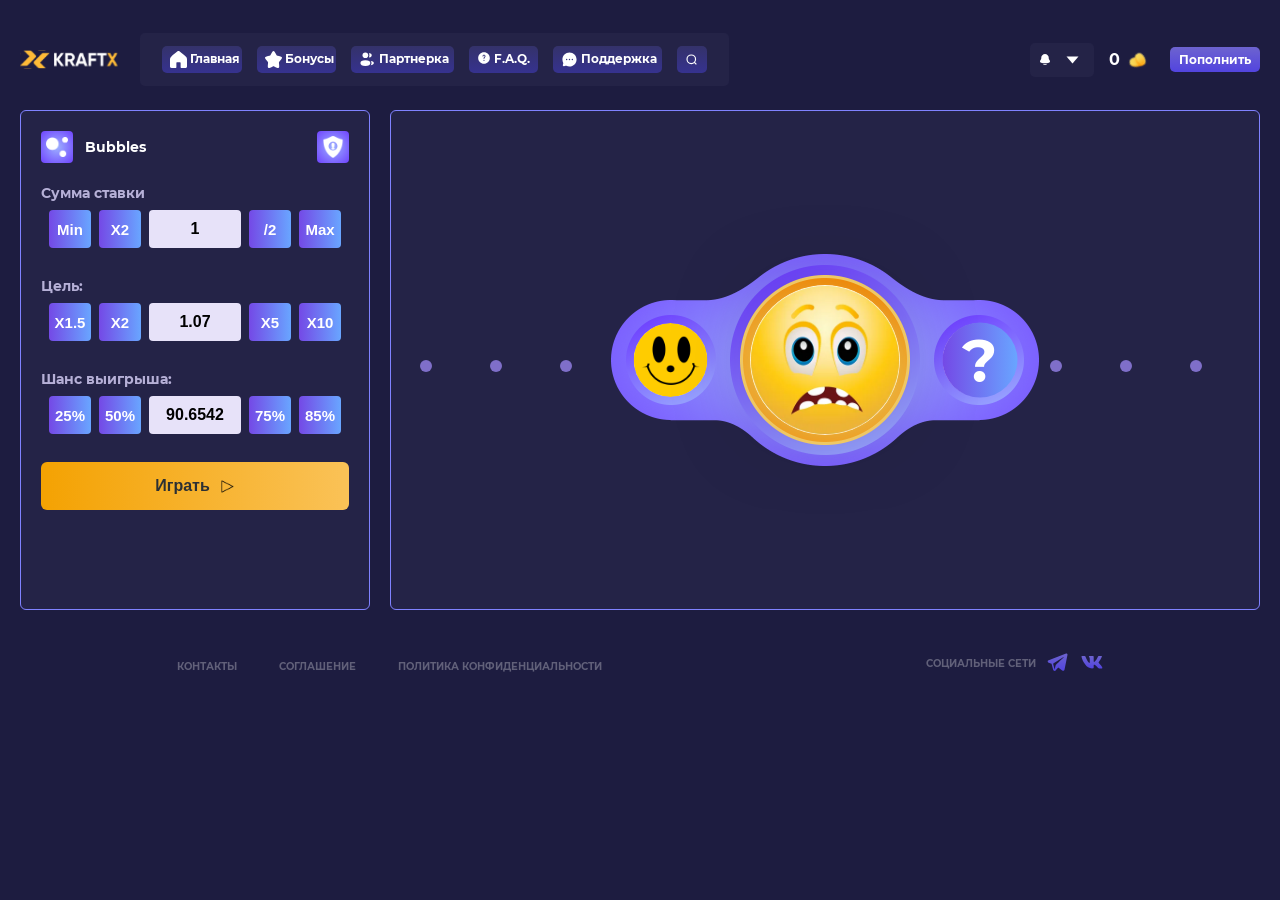
<file: bubbles.html>
<!DOCTYPE html>
<html lang="ru">
  <head>
    <meta charset="UTF-8" />
    <meta name="viewport" content="width=device-width, initial-scale=1.0" />
    <link
      rel="stylesheet"
      href="https://cdn.jsdelivr.net/npm/swiper@11/swiper-bundle.min.css"
    />
    <link rel="stylesheet" href="css/main.css" />
    <title>kraftX / Bubbles</title>
  </head>
  <body class="page">
    <div class="wrapper">
      <header class="header">
        <div class="header__wrapper">
          <div class="header__inner">
            <img class="logo" src="img/logo.svg" alt="лого" />
            <ul class="header__list">
              <li>
                <img src="img/Vector.svg" alt="icon" />
                <a href="#">Главная</a>
              </li>
              <li>
                <img src="img/Vector (1).svg" alt="icon" />
                <a href="#">Бонусы</a>
              </li>
              <li>
                <img src="img/Vector(2).svg" alt="icon" />
                <a href="#">Партнерка</a>
              </li>
              <li>
                <a href="#"><img src="img/Vector(3).svg" alt="icon" /></a>
                <a href="#">F.A.Q.</a>
              </li>
              <li>
                <img src="img/Vector(4).svg" alt="icon" />
                <a href="#">Поддержка</a>
              </li>
              <li class="nav-search">
                <input class="input-search" type="text" placeholder="Поиск" />
                <img src="img/search.svg" alt="search" />
              </li>
            </ul>
            <div class="header__auth-item-btn">
              <div class="header__auth-item">
                <img
                  class="chat__send-wrap-img"
                  src="img/Vector(5).svg"
                  alt="иконка"
                />
                <img
                  id="myButton"
                  class="header__auth-tringle"
                  src="./img/triangl.svg"
                  alt="иконка"
                />
                <ul class="header__auth-list">
                  <li>
                    <a class="header__auth-link" href="#">
                      ID:
                      <p>4</p>
                    </a>
                  </li>
                  <li>
                    <a class="header__auth-link" href="#">
                      ID:
                      <p>Профиль</p>
                    </a>
                  </li>
                  <li>
                    <a class="header__auth-link" href="#">
                      ID:
                      <p>Промокоды</p>
                    </a>
                  </li>
                  <li>
                    <a class="header__auth-link" href="#">
                      ID:
                      <p>Выйти</p>
                    </a>
                  </li>
                </ul>
              </div>
              <div class="header-cash crach-hidden">
                <p>0</p>
                <img src="img/money.svg" alt="money" />
              </div>
              <button class="header__in-button replenish-btn">Пополнить</button>
            </div>
            <div class="header__burger">
              <span></span>
            </div>
          </div>
        </div>
      </header>
      <div class="mobile-menu">
        <div class="mobile-menu-inner">
          <ul class="mobile-list">
            <li>
              <a class="link-mobile" href="">Главная</a>
            </li>
            <li>
              <a class="link-mobile" href="#">Бонусы</a>
            </li>
            <li>
              <a class="link-mobile" href="">Партнерка</a>
            </li>
            <li>
              <a class="link-mobile" href="#">FAQ</a>
            </li>
            <li>
              <a class="link-mobile" href="#">Поддержка</a>
            </li>
            <li class="nav-search-mobile">
              <input class="input-search" type="text" placeholder="Поиск" />
              <img src="img/search.svg" alt="search" />
            </li>
            <li>
              <button class="header__in-button-mob">Войти</button>
            </li>
          </ul>
        </div>
      </div>
      <main class="content">
        <section class="bubbles">
          <div class="container">
            <div class="bubbles__wrapper">
              <div class="bubbles__sidebar">
                <div class="bubbles__header">
                  <div class="bubbles__header-name">
                    <div class="bubbles__header-icon">
                      <img src="./icons/bubble.png" alt="bubbles" />
                    </div>
                    Bubbles
                  </div>
                  <button class="bubbles__header-shield" type="button">
                    <img src="./icons/shield.png" alt="shield" />
                  </button>
                </div>
                <form novalidate action="#" class="bubbles__field">
                  <!--поле-->
                  <div class="bubbles__field-wrapper">
                    <span class="bubbles__field-name">Сумма ставки</span>
                    <div class="bubbles__field-inner">
                      <!--кнопки-->
                      <div class="bubbles__buttons">
                        <button id="btnMin" class="bubbles__btn">Min</button>
                        <button id="btnX2" class="bubbles__btn">X2</button>
                      </div>
                      <!--сумма-->
                      <input
                        id="inputAmount"
                        class="bubbles__input"
                        type="number"
                        value="1"
                        placeholder="100.00 ₽"
                        onkeydown="preventArrowKeys(event)"
                        onwheel="preventMouseWheel(event)"
                      />
                      <!--кнопки-->
                      <div class="bubbles__buttons">
                        <button id="btn/2" class="bubbles__btn">/2</button>
                        <button id="btnMax" class="bubbles__btn">Max</button>
                      </div>
                    </div>
                  </div>
                  <!--поле-->
                  <div class="bubbles__field-wrapper">
                    <span class="bubbles__field-name">Цель:</span>
                    <div class="bubbles__field-inner">
                      <!--кнопки-->
                      <div class="bubbles__buttons">
                        <button id="X1.5" class="bubbles__btn">X1.5</button>
                        <button id="multiplyBy2" class="bubbles__btn">
                          X2
                        </button>
                      </div>
                      <!--сумма-->
                      <input
                        id="inputPurpose"
                        class="bubbles__input input-amount"
                        type="number"
                        value="1.07"
                        placeholder="X10"
                        onkeydown="preventArrowKeys(event)"
                        onwheel="preventMouseWheel(event)"
                      />
                      <!--кнопки-->
                      <div class="bubbles__buttons">
                        <button id="multiplyBy5" class="bubbles__btn">
                          X5
                        </button>
                        <button id="multiplyBy10" class="bubbles__btn">
                          X10
                        </button>
                      </div>
                    </div>
                  </div>
                  <!--поле-->
                  <div class="bubbles__field-wrapper">
                    <span class="bubbles__field-name">Шанс выигрыша:</span>
                    <div class="bubbles__field-inner">
                      <!--кнопки-->
                      <div class="bubbles__buttons">
                        <button id="percent25" class="bubbles__btn">25%</button>
                        <button id="percent50" class="bubbles__btn">50%</button>
                      </div>
                      <!--сумма-->
                      <input
                        id="inputChance"
                        class="bubbles__input input-amount"
                        type="number"
                        value="90.6542"
                        placeholder="50"
                        onkeydown="preventArrowKeys(event)"
                        onwheel="preventMouseWheel(event)"
                      />
                      <!--кнопки-->
                      <div class="bubbles__buttons">
                        <button id="percent75" class="bubbles__btn">75%</button>
                        <button id="percent85" class="bubbles__btn">85%</button>
                      </div>
                    </div>
                  </div>
                  <button
                    id="toggleButton"
                    class="bubbles__button-submit"
                    type="submit"
                  >
                    Играть
                    <img src="./icons/triangl-p.png" alt="играть" />
                  </button>
                </form>
              </div>
              <!--игра-->
              <div class="bubbles__main">
                <div class="bubbles__result">
                  <div id="resultWrap" class="result-wrap">
                    <p class="result-ratio"></p>
                    <p class="result-winning"></p>
                  </div>
                </div>
                <!--право-->
                <div class="bubbles__box">
                  <div class="bubbles__dots">
                    <div class="bubbles__dots_wrap">
                      <div class="bubbles__dot"></div>
                      <div class="bubbles__dot"></div>
                      <div class="bubbles__dot"></div>
                      <div class="bubbles__dot"></div>
                      <div class="bubbles__dot"></div>
                      <div class="bubbles__dot"></div>
                      <div class="bubbles__dot"></div>
                      <div class="bubbles__dot"></div>
                      <div class="bubbles__dot"></div>
                      <div class="bubbles__dot"></div>
                      <div class="bubbles__dot"></div>
                      <div class="bubbles__dot"></div>
                      <div class="bubbles__dot"></div>
                      <div class="bubbles__dot"></div>
                      <div class="bubbles__dot"></div>
                    </div>
                  </div>
                  <div class="items bubbles__game-main">
                    <div class="item active">
                      <div class="item-slide">
                        <img src="./img/i.webp" />
                      </div>
                    </div>
                    <div class="bubbles__unknown">?</div>
                    <div class="item next">
                      <div class="item-slide">
                        <img src="./img/i2.webp" />
                      </div>
                    </div>
                    <div class="item">
                      <div class="item-slide">
                        <img src="./img/i3.jpg" />
                      </div>
                    </div>
                    <div class="item">
                      <div class="item-slide">
                        <img src="./img/i4.webp" />
                      </div>
                    </div>
                    <div class="item prev">
                      <div class="item-slide">
                        <img class="item-slide-next" src="./img/i5.jpg" />
                      </div>
                    </div>
                  </div>
                </div>
                <div class="game_footer"></div>
              </div>
            </div>
          </div>
        </section>
      </main>
      <footer class="footer">
        <div class="footer__wrapper">
          <ul>
            <li>
              <a href="#">Контакты</a>
            </li>
            <li>
              <a href="#">Соглашение</a>
            </li>
            <li>
              <a href="#">Политика конфиденциальности</a>
            </li>
          </ul>
          <ul>
            <li>
              <p>социальные сети</p>
            </li>
            <li>
              <a href="#">
                <img src="img/telegram.svg" alt="telegram" />
              </a>
            </li>
            <li>
              <a href="#">
                <img src="img/vk.svg" alt="vk" />
              </a>
            </li>
          </ul>
        </div>
      </footer>
      <section class="nav-down">
        <ul>
          <li>
            <a href="level.html">уровень</a>
          </li>
          <li>
            <a href="chat.html">чат</a>
          </li>
          <li>
            <a href="records.html">рекорды</a>
          </li>
        </ul>
      </section>
      <div class="popup-deposit">
        <div class="popup-deposit__wrapper">
          <div class="popup-deposit__tabs">
            <!--tab-->
            <div class="tabs-item">
              <button class="tabs-btn active" type="button">Deposit</button>
            </div>
            <!--tab-->
            <div class="tabs-item">
              <button class="tabs-btn" type="button">Withdraw</button>
            </div>
            <!--tab-->
            <div class="tabs-item">
              <button class="tabs-btn" type="button">History</button>
            </div>
            <button class="popup-deposit__close" type="button">
              <img src="./icons/closed.png" alt="закрыть" />
            </button>
          </div>
          <!--депозит-->
          <div class="popup-deposit__inner active">
            <div class="popup-deposit__page">
              <div class="page-top">
                <p class="page-top-title">Current Balance</p>
                <div class="page-top-item">
                  <button type="button" class="top-drop">
                    RUB (0.00)
                    <span>❯</span>
                  </button>
                  <button type="button" class="top-drop-plus">+</button>
                </div>
              </div>
              <div class="page-top">
                <p class="page-top-title">Payment Method</p>

                <div class="page-top-list">
                  <!--item-->
                  <button type="button" class="top-list-item bank-item active">
                    <div class="top-list-img">
                      <img src="./icons/sbp.png" alt="sbp" />
                    </div>
                    <span>SBP</span>
                  </button>
                  <!--item-->
                  <button type="button" class="top-list-item bank-item">
                    <div class="top-list-img">
                      <img src="./icons/sbp.png" alt="sbp" />
                    </div>
                    <span>SBP (CIS)</span>
                  </button>
                  <!--item-->
                  <button type="button" class="top-list-item bank-item">
                    <div class="top-list-img">
                      <img src="./icons/sber.png" alt="sber" />
                    </div>
                    <span>SberPay</span>
                  </button>
                  <!--item-->
                  <button id="tel-wallet" type="button" class="top-list-item">
                    <div class="top-list-img">
                      <img src="./icons/tel-pay.png" alt="twallet" />
                    </div>
                    <span>Telegram Wallet</span>
                    <div class="top-list-befo">
                      <div class="befo-btn" type="button">
                        <img src="./icons/befo-btn.png" alt="иконка" />
                      </div>
                      <div class="befo-btn" type="button">bonus</div>
                    </div>
                  </button>
                  <!--item-->
                  <button type="button" class="top-list-item bank-item">
                    <div class="top-list-img">
                      <img src="./icons/bank.png" alt="Bank Card" />
                    </div>
                    <span>Bank Card</span>
                    <div class="top-list-befo">
                      <div class="befo-btn" type="button">rf</div>
                      <div class="befo-btn" type="button">p2p</div>
                    </div>
                  </button>
                  <!--item-->
                  <button type="button" class="top-list-item bank-item">
                    <div class="top-list-img">
                      <img src="./icons/bank.png" alt="Bank Card" />
                    </div>
                    <span>Bank Card</span>
                    <div class="top-list-befo">
                      <div class="befo-btn" type="button">rf</div>
                      <div class="befo-btn" type="button">sky</div>
                    </div>
                  </button>
                  <!--item-->
                  <button
                    id="crypto-wallet"
                    type="button"
                    class="top-list-item"
                  >
                    <div class="top-list-img">
                      <img src="./icons/bitcoin.png" alt="bitcoin" />
                    </div>
                    <span>Cryptocurrencies</span>
                  </button>
                  <!--item-->
                  <button
                    data-value="500"
                    type="button"
                    class="top-list-item bank-item"
                  >
                    <div class="top-list-img">
                      <img src="./icons/pls.png" alt="Piastrix" />
                    </div>
                    <span>Piastrix Wallet</span>
                  </button>
                  <!--item-->
                  <button
                    data-value="500"
                    type="button"
                    class="top-list-item bank-item"
                  >
                    <div class="top-list-img">
                      <img src="./icons/fk.png" alt="FK Wallet" />
                    </div>
                    <span>FK Wallet</span>
                  </button>
                  <!--item-->
                  <button
                    data-value="2000"
                    type="button"
                    class="top-list-item bank-item"
                  >
                    <div class="top-list-img">
                      <img src="./icons/YooMoney.png" alt="YooMoney" />
                    </div>
                    <span>YooMoney</span>
                  </button>
                  <!--item-->
                  <button
                    id="steam"
                    type="button"
                    class="top-list-item bank-item"
                  >
                    <div class="top-list-img">
                      <img src="./icons/Skins.png" alt="Skins" />
                    </div>
                    <span>Skins</span>
                    <div class="top-list-befo">
                      <div class="befo-btn" type="button">csgo</div>
                      <div class="befo-btn" type="button">dota2</div>
                    </div>
                  </button>
                </div>
                <!--list-->
                <div class="page-form">
                  <!--item TOP-->
                  <div class="page-select">
                    <div class="page-select-img">
                      <img class="next-img" src="./icons/sbp.png" alt="sbp" />
                    </div>
                    <p class="next-text">SBP</p>
                    <span>❯</span>
                  </div>
                  <div class="list-nested">
                    <div class="list-nested-triangle"></div>
                    <!--item LIST-->
                    <div class="page-select page-select-nested">
                      <div class="page-select-img-nested">
                        <img class="prev-img" src="./icons/sbp.png" alt="sbp" />
                      </div>
                      <p>SBP</p>
                    </div>
                    <!--item LIST-->
                    <div class="page-select page-select-nested">
                      <div class="page-select-img-nested">
                        <img
                          class="prev-img"
                          src="./icons/sber.png"
                          alt="sbp"
                        />
                      </div>
                      <p>SberPay</p>
                    </div>
                    <!--item LIST-->
                    <div id="tel-nested" class="page-select page-select-nested">
                      <div class="page-select-img-nested">
                        <img
                          class="prev-img"
                          src="./icons/tel-pay.png"
                          alt="sbp"
                        />
                      </div>
                      <p>Telegram Wallet</p>
                      <div class="top-list-befo">
                        <div class="befo-btn top-befo" type="button">
                          <img src="./icons/befo-btn.png" alt="иконка" />
                        </div>
                        <div class="befo-btn top-befo" type="button">bonus</div>
                      </div>
                    </div>
                    <!--item LIST-->
                    <div class="page-select page-select-nested">
                      <div class="page-select-img-nested">
                        <img
                          class="prev-img"
                          src="./icons/bank.png"
                          alt="sbp"
                        />
                      </div>
                      <p>Bank Card</p>
                      <div class="top-list-befo">
                        <div class="befo-btn top-befo" type="button">rf</div>
                        <div class="befo-btn top-befo" type="button">p2p</div>
                      </div>
                    </div>
                    <!--item LIST-->
                    <div class="page-select page-select-nested">
                      <div class="page-select-img-nested">
                        <img
                          class="prev-img"
                          src="./icons/bank.png"
                          alt="sbp"
                        />
                      </div>
                      <p>Bank Card</p>
                      <div class="top-list-befo">
                        <div class="befo-btn top-befo" type="button">rf</div>
                        <div class="befo-btn top-befo" type="button">aky</div>
                      </div>
                    </div>
                    <!--item LIST-->
                    <div
                      id="crypto-nested"
                      class="page-select page-select-nested"
                    >
                      <div class="page-select-img-nested">
                        <img class="prev-img" src="./icons/bit.png" alt="sbp" />
                      </div>
                      <p>Cryptocurrencies</p>
                    </div>
                    <!--item LIST-->
                    <div class="page-select page-select-nested">
                      <div class="page-select-img-nested">
                        <img class="prev-img" src="./icons/pls.png" alt="sbp" />
                      </div>
                      <p>Piastrix Wallet</p>
                    </div>
                    <!--item LIST-->
                    <div class="page-select page-select-nested">
                      <div class="page-select-img-nested">
                        <img class="prev-img" src="./icons/fk.png" alt="sbp" />
                      </div>
                      <p>FK Wallet</p>
                    </div>
                    <!--item LIST-->
                    <div class="page-select page-select-nested">
                      <div class="page-select-img-nested">
                        <img
                          class="prev-img"
                          src="./icons/YooMoney.png"
                          alt="sbp"
                        />
                      </div>
                      <p>YooMoney</p>
                    </div>
                    <!--item LIST-->
                    <div class="page-select page-select-nested">
                      <div class="page-select-img-nested">
                        <img
                          class="prev-img"
                          src="./icons/Skins.png"
                          alt="sbp"
                        />
                      </div>
                      <p>Skins</p>
                      <div class="top-list-befo">
                        <div class="befo-btn top-befo" type="button">ksgo</div>
                        <div class="befo-btn top-befo" type="button">dota2</div>
                      </div>
                    </div>
                  </div>
                </div>
                <!--list-->
              </div>
            </div>
            <!--цены-->
            <div class="page-item page-all-bank active">
              <form class="page-item-form" action="" method="">
                <div class="page-item-title">
                  <div class="page-item-image">
                    <img src="./icons/sbp.png" alt="sbp" />
                  </div>
                  <div class="age-item-text">
                    <p>Selected payment method</p>
                    <span>SBP</span>
                  </div>
                </div>
                <label for="">Deposit Amount</label>
                <div class="input-item">
                  <span class="input-span">₽</span>
                  <input class="page-input" type="text" value="1000" />
                </div>
                <!--обертка выбора суммы-->
                <div class="input-btns">
                  <!--item-->
                  <div class="input-btns-item">
                    <button class="active" type="button" data-value="1000">
                      1000&nbsp;₽
                    </button>
                  </div>
                  <!--item-->
                  <div class="input-btns-item">
                    <button type="button" data-value="2000">2000&nbsp;₽</button>
                  </div>
                  <!--item-->
                  <div class="input-btns-item">
                    <button type="button" data-value="3000">3000&nbsp;₽</button>
                  </div>
                  <!--item-->
                  <div class="input-btns-item">
                    <button type="button" data-value="4000">4000&nbsp;₽</button>
                  </div>
                  <!--item-->
                  <div class="input-btns-item">
                    <button type="button" data-value="5000">5000&nbsp;₽</button>
                  </div>
                </div>
                <button class="page-input-submit" type="submit">
                  Proceed to payment
                </button>
              </form>
              <div class="page-footer">
                <div class="page-footer-img">
                  <svg
                    xmlns="http://www.w3.org/2000/svg"
                    viewBox="0 0 30 32"
                    fill="currentColor"
                    aria-hidden="true"
                    class="icon"
                  >
                    <path
                      d="M29.375 12.25H26.25V9.856C26.25 5.76 21.334 1 15 1S3.75 5.76 3.75 9.856v2.394H.625a.625.625 0 00-.625.625v10c0 .344.28.625.625.625h3.75A.627.627 0 005 22.875V9.856C5 6.411 9.459 2.25 15 2.25s10 4.161 10 7.607v16.221a2.425 2.425 0 01-2.422 2.421H21.25v-.625a.627.627 0 00-.625-.625h-5.058c-1.002 0-1.817.815-1.817 1.934a1.817 1.817 0 001.816 1.816h5.059a.625.625 0 00.625-.625v-.625h1.329a3.673 3.673 0 003.671-3.671v-2.579h3.125a.626.626 0 00.625-.625v-10a.626.626 0 00-.625-.625z"
                    ></path>
                    <path
                      d="M23.75 14.854v-2.526c0-4.817-3.926-8.735-8.75-8.735s-8.75 3.931-8.75 8.762v2.214c0 4.587 3.674 11.392 8.75 11.392 4.712.003 8.75-6.106 8.75-11.107z"
                    ></path>
                  </svg>
                </div>
                <div class="page-footer-text">
                  Having issues? <br />Contact our support team
                </div>
                <button class="page-footer-btn" type="button">Support</button>
              </div>
            </div>
            <!--цены 500-->
            <div id="page-500" class="page-item page-all-bank">
              <form class="page-item-form" action="" method="">
                <div class="page-item-title">
                  <div class="page-item-image">
                    <img src="./icons/sbp.png" alt="sbp" />
                  </div>
                  <div class="age-item-text">
                    <p>Selected payment method</p>
                    <span>SBP</span>
                  </div>
                </div>
                <label for="">Deposit Amount</label>
                <div class="input-item">
                  <span class="input-span">₽</span>
                  <input class="page-input" type="text" value="500" />
                </div>
                <!--обертка выбора суммы-->
                <div class="input-btns">
                  <!--item-->
                  <div class="input-btns-item">
                    <button class="active" type="button" data-value="500">
                      1000&nbsp;₽
                    </button>
                  </div>
                  <!--item-->
                  <div class="input-btns-item">
                    <button type="button" data-value="1000">2000&nbsp;₽</button>
                  </div>
                  <!--item-->
                  <div class="input-btns-item">
                    <button type="button" data-value="2000">3000&nbsp;₽</button>
                  </div>
                  <!--item-->
                  <div class="input-btns-item">
                    <button type="button" data-value="5000">4000&nbsp;₽</button>
                  </div>
                  <!--item-->
                  <div class="input-btns-item">
                    <button type="button" data-value="10000">
                      5000&nbsp;₽
                    </button>
                  </div>
                </div>
                <button class="page-input-submit" type="submit">
                  Proceed to payment
                </button>
              </form>
              <div class="page-footer">
                <div class="page-footer-img">
                  <svg
                    xmlns="http://www.w3.org/2000/svg"
                    viewBox="0 0 30 32"
                    fill="currentColor"
                    aria-hidden="true"
                    class="icon"
                  >
                    <path
                      d="M29.375 12.25H26.25V9.856C26.25 5.76 21.334 1 15 1S3.75 5.76 3.75 9.856v2.394H.625a.625.625 0 00-.625.625v10c0 .344.28.625.625.625h3.75A.627.627 0 005 22.875V9.856C5 6.411 9.459 2.25 15 2.25s10 4.161 10 7.607v16.221a2.425 2.425 0 01-2.422 2.421H21.25v-.625a.627.627 0 00-.625-.625h-5.058c-1.002 0-1.817.815-1.817 1.934a1.817 1.817 0 001.816 1.816h5.059a.625.625 0 00.625-.625v-.625h1.329a3.673 3.673 0 003.671-3.671v-2.579h3.125a.626.626 0 00.625-.625v-10a.626.626 0 00-.625-.625z"
                    ></path>
                    <path
                      d="M23.75 14.854v-2.526c0-4.817-3.926-8.735-8.75-8.735s-8.75 3.931-8.75 8.762v2.214c0 4.587 3.674 11.392 8.75 11.392 4.712.003 8.75-6.106 8.75-11.107z"
                    ></path>
                  </svg>
                </div>
                <div class="page-footer-text">
                  Having issues? <br />Contact our support team
                </div>
                <button class="page-footer-btn" type="button">Support</button>
              </div>
            </div>
            <!--цены 2000-->
            <div id="page-2000" class="page-item page-all-bank">
              <form class="page-item-form" action="" method="">
                <div class="page-item-title">
                  <div class="page-item-image">
                    <img src="./icons/sbp.png" alt="sbp" />
                  </div>
                  <div class="age-item-text">
                    <p>Selected payment method</p>
                    <span>SBP</span>
                  </div>
                </div>
                <label for="">Deposit Amount</label>
                <div class="input-item">
                  <span class="input-span">₽</span>
                  <input class="page-input" type="text" value="2000" />
                </div>
                <!--обертка выбора суммы-->
                <div class="input-btns">
                  <!--item-->
                  <div class="input-btns-item">
                    <button class="active" type="button" data-value="2000">
                      2000&nbsp;₽
                    </button>
                  </div>
                  <!--item-->
                  <div class="input-btns-item">
                    <button type="button" data-value="1000">3000&nbsp;₽</button>
                  </div>
                  <!--item-->
                  <div class="input-btns-item">
                    <button type="button" data-value="2000">5000&nbsp;₽</button>
                  </div>
                  <!--item-->
                  <div class="input-btns-item">
                    <button type="button" data-value="5000">
                      10000&nbsp;₽
                    </button>
                  </div>
                  <!--item-->
                  <div class="input-btns-item">
                    <button type="button" data-value="10000">
                      15000&nbsp;₽
                    </button>
                  </div>
                </div>
                <button class="page-input-submit" type="submit">
                  Proceed to payment
                </button>
              </form>
              <div class="page-footer">
                <div class="page-footer-img">
                  <svg
                    xmlns="http://www.w3.org/2000/svg"
                    viewBox="0 0 30 32"
                    fill="currentColor"
                    aria-hidden="true"
                    class="icon"
                  >
                    <path
                      d="M29.375 12.25H26.25V9.856C26.25 5.76 21.334 1 15 1S3.75 5.76 3.75 9.856v2.394H.625a.625.625 0 00-.625.625v10c0 .344.28.625.625.625h3.75A.627.627 0 005 22.875V9.856C5 6.411 9.459 2.25 15 2.25s10 4.161 10 7.607v16.221a2.425 2.425 0 01-2.422 2.421H21.25v-.625a.627.627 0 00-.625-.625h-5.058c-1.002 0-1.817.815-1.817 1.934a1.817 1.817 0 001.816 1.816h5.059a.625.625 0 00.625-.625v-.625h1.329a3.673 3.673 0 003.671-3.671v-2.579h3.125a.626.626 0 00.625-.625v-10a.626.626 0 00-.625-.625z"
                    ></path>
                    <path
                      d="M23.75 14.854v-2.526c0-4.817-3.926-8.735-8.75-8.735s-8.75 3.931-8.75 8.762v2.214c0 4.587 3.674 11.392 8.75 11.392 4.712.003 8.75-6.106 8.75-11.107z"
                    ></path>
                  </svg>
                </div>
                <div class="page-footer-text">
                  Having issues? <br />Contact our support team
                </div>
                <button class="page-footer-btn" type="button">Support</button>
              </div>
            </div>
            <!--цены телеграм-->
            <div class="page-item page-telegram">
              <div class="page-telegram-wrapp">
                To top up this way, you need to link your Telegram account.<br /><br />
                <div class="page-telegram-inner">
                  <div>
                    Find our bot <a href="#" target="_blank">ваш бот</a> on
                    Telegram and send it the following command:
                  </div>
                  <div class="telegram-input-item">
                    <div class="telegram-input-inner">
                      <input
                        id="myInput"
                        type="text"
                        readonly
                        value="/start MYJcTgtwFvFPqivd"
                      />
                      <button type="button" onclick="telegramCopyFunction()">
                        <svg
                          xmlns="http://www.w3.org/2000/svg"
                          viewBox="0 0 32 32"
                          fill="currentColor"
                          aria-hidden="true"
                          class="icon"
                        >
                          <path
                            d="M11.667 26A5.674 5.674 0 016 20.333V6.667H3.667A3.67 3.67 0 000 10.333v18A3.67 3.67 0 003.667 32h16.666A3.67 3.67 0 0024 28.333V26z"
                          ></path>
                          <path
                            d="M29.333 3.667A3.666 3.666 0 0025.667 0h-14A3.667 3.667 0 008 3.667v16.666A3.667 3.667 0 0011.667 24h14a3.666 3.666 0 003.666-3.667z"
                          ></path>
                        </svg>
                      </button>
                    </div>
                  </div>
                  Or start the bot by pressing the button
                  <a class="telegram-input-btn" href="#">Open Telegram</a>
                </div>
              </div>
              <div class="page-footer">
                <div class="page-footer-img">
                  <svg
                    xmlns="http://www.w3.org/2000/svg"
                    viewBox="0 0 30 32"
                    fill="currentColor"
                    aria-hidden="true"
                    class="icon"
                  >
                    <path
                      d="M29.375 12.25H26.25V9.856C26.25 5.76 21.334 1 15 1S3.75 5.76 3.75 9.856v2.394H.625a.625.625 0 00-.625.625v10c0 .344.28.625.625.625h3.75A.627.627 0 005 22.875V9.856C5 6.411 9.459 2.25 15 2.25s10 4.161 10 7.607v16.221a2.425 2.425 0 01-2.422 2.421H21.25v-.625a.627.627 0 00-.625-.625h-5.058c-1.002 0-1.817.815-1.817 1.934a1.817 1.817 0 001.816 1.816h5.059a.625.625 0 00.625-.625v-.625h1.329a3.673 3.673 0 003.671-3.671v-2.579h3.125a.626.626 0 00.625-.625v-10a.626.626 0 00-.625-.625z"
                    ></path>
                    <path
                      d="M23.75 14.854v-2.526c0-4.817-3.926-8.735-8.75-8.735s-8.75 3.931-8.75 8.762v2.214c0 4.587 3.674 11.392 8.75 11.392 4.712.003 8.75-6.106 8.75-11.107z"
                    ></path>
                  </svg>
                </div>
                <div class="page-footer-text">
                  Having issues? <br />Contact our support team
                </div>
                <button class="page-footer-btn" type="button">Support</button>
              </div>
            </div>
            <!--цены крипта-->
            <div class="page-item page-crypto">
              <div class="crypto-label">Select Cryptocurrency</div>
              <!--кнопки крипта-->
              <div class="crypto-items">
                <!--item-->
                <button class="crypto-button active">
                  <div class="crypto-img">
                    <img src="./icons/trc.png" alt="крипта" />
                  </div>
                  USDT
                  <div class="crypto-befo">
                    <div class="befo-btn" type="button">trc-20</div>
                  </div>
                </button>
                <!--item-->
                <button class="crypto-button">
                  <div class="crypto-img">
                    <img src="./icons/erc.png" alt="крипта" />
                  </div>
                  USDT
                  <div class="crypto-befo">
                    <div class="befo-btn" type="button">ERC-20</div>
                  </div>
                </button>
                <!--item-->
                <button class="crypto-button">
                  <div class="crypto-img">
                    <img src="./icons/bnb.png" alt="крипта" />
                  </div>
                  BNB
                </button>
                <!--item-->
                <button class="crypto-button">
                  <div class="crypto-img">
                    <img src="./icons/bit.png" alt="крипта" />
                  </div>
                  Bitcoin
                </button>
                <!--item-->
                <button class="crypto-button">
                  <div class="crypto-img">
                    <img src="./icons/eth.png" alt="крипта" />
                  </div>
                  Ethereum
                </button>
                <!--item-->
                <button class="crypto-button">
                  <div class="crypto-img">
                    <img src="./icons/lite.png" alt="крипта" />
                  </div>
                  Litecoin
                </button>
                <!--item-->
                <button class="crypto-button crypto-full">
                  <div class="crypto-img">
                    <img src="./icons/tron.png" alt="крипта" />
                  </div>
                  Tron
                </button>
                <!--item-->
                <button class="crypto-button crypto-full">
                  <div class="crypto-img">
                    <img src="./icons/dog.png" alt="крипта" />
                  </div>
                  Dogecoin
                </button>
              </div>
              <div class="deposit-address">
                Your personal deposit address USDT (ERC-20)
              </div>
              <div class="crypto-input-item">
                <div class="crypto-input-inner">
                  <input
                    id="cryptoInput"
                    type="text"
                    readonly=""
                    value="TVCMSggGMUKmtWAeTtzZh5kGGrv5QQXCqK"
                  />
                  <button type="button" onclick="cryptoDepCopyFunction()">
                    <svg
                      xmlns="http://www.w3.org/2000/svg"
                      viewBox="0 0 32 32"
                      fill="currentColor"
                      aria-hidden="true"
                      class="icon"
                    >
                      <path
                        d="M11.667 26A5.674 5.674 0 016 20.333V6.667H3.667A3.67 3.67 0 000 10.333v18A3.67 3.67 0 003.667 32h16.666A3.67 3.67 0 0024 28.333V26z"
                      ></path>
                      <path
                        d="M29.333 3.667A3.666 3.666 0 0025.667 0h-14A3.667 3.667 0 008 3.667v16.666A3.667 3.667 0 0011.667 24h14a3.666 3.666 0 003.666-3.667z"
                      ></path>
                    </svg>
                  </button>
                </div>
              </div>
              <div class="qr-wrapper">
                <div class="qr-code-image">
                  <img src="./icons/qr-code.webp" alt="qr" />
                </div>
              </div>
              <div class="crypto-calc-wrapper">
                <div class="crypto-calc-items">
                  <!--input-->
                  <div class="crypto-calc-input">
                    <label class="crypto-calc-label" for="coinInput">ETH</label>
                    <input id="coinInput" type="text" value="1.00000000" />
                  </div>
                  <!--input-->
                  <div class="crypto-calc-input">
                    <label class="crypto-calc-label" for="currencyInput"
                      >ETH</label
                    >
                    <input id="currencyInput" type="text" value="225995.30" />
                  </div>
                </div>
                <div class="crypto-calc-text">
                  The exchange rate is fixed at the moment of payment.
                </div>
                <div class="calc-text-info">
                  Please send only
                  <span>Ethereum ERC-20</span>
                  to this address.<br />
                  Sending any other currency will result in a loss of funds.
                </div>
              </div>
              <div class="page-footer">
                <div class="page-footer-img">
                  <svg
                    xmlns="http://www.w3.org/2000/svg"
                    viewBox="0 0 30 32"
                    fill="currentColor"
                    aria-hidden="true"
                    class="icon"
                  >
                    <path
                      d="M29.375 12.25H26.25V9.856C26.25 5.76 21.334 1 15 1S3.75 5.76 3.75 9.856v2.394H.625a.625.625 0 00-.625.625v10c0 .344.28.625.625.625h3.75A.627.627 0 005 22.875V9.856C5 6.411 9.459 2.25 15 2.25s10 4.161 10 7.607v16.221a2.425 2.425 0 01-2.422 2.421H21.25v-.625a.627.627 0 00-.625-.625h-5.058c-1.002 0-1.817.815-1.817 1.934a1.817 1.817 0 001.816 1.816h5.059a.625.625 0 00.625-.625v-.625h1.329a3.673 3.673 0 003.671-3.671v-2.579h3.125a.626.626 0 00.625-.625v-10a.626.626 0 00-.625-.625z"
                    ></path>
                    <path
                      d="M23.75 14.854v-2.526c0-4.817-3.926-8.735-8.75-8.735s-8.75 3.931-8.75 8.762v2.214c0 4.587 3.674 11.392 8.75 11.392 4.712.003 8.75-6.106 8.75-11.107z"
                    ></path>
                  </svg>
                </div>
                <div class="page-footer-text">
                  Having issues? <br />Contact our support team
                </div>
                <button class="page-footer-btn" type="button">Support</button>
              </div>
            </div>
          </div>
          <!--вывод-->
          <div class="popup-deposit__inner">
            <div class="popup-deposit__page">
              <div class="page-top">
                <p class="page-top-title">Current Balance</p>
                <div class="page-top-item">
                  <button type="button" class="top-drop">
                    RUB (0.00)
                    <span>❯</span>
                  </button>
                  <button type="button" class="top-drop-plus">+</button>
                </div>
              </div>
              <div class="page-top">
                <p class="page-top-title">Choose Method</p>
                <div class="page-top-list">
                  <!--item-->
                  <button type="button" class="top-list-item withdraw active">
                    <div class="top-list-img">
                      <img src="./icons/bank.png" alt="Bank Card" />
                    </div>
                    Bank Card
                  </button>
                  <!--item-->
                  <button type="button" class="top-list-item withdraw">
                    <div class="top-list-img">
                      <img src="./icons/tel-pay.png" alt="Bank Card" />
                    </div>
                    Telegram Wallet
                  </button>
                  <!--item-->
                  <button type="button" class="top-list-item withdraw">
                    <div class="top-list-img">
                      <img src="./icons/trc.png" alt="Bank Card" />
                    </div>
                    Tether USDT
                  </button>
                  <!--item-->
                  <button type="button" class="top-list-item withdraw">
                    <div class="top-list-img">
                      <img src="./icons/pls.png" alt="Bank Card" />
                    </div>
                    Piastrix Wallet
                  </button>
                  <!--item-->
                  <button type="button" class="top-list-item withdraw">
                    <div class="top-list-img">
                      <img src="./icons/fk.png" alt="Bank Card" />
                    </div>
                    FK Wallet
                  </button>
                </div>
                <!--list-->
                <div class="page-form">
                  <!--item TOP-->
                  <div class="page-select page-select-withdraw">
                    <div class="page-select-img">
                      <img class="next-imgw" src="./icons/bank.png" alt="sbp" />
                    </div>
                    <p class="next-text next-textw">Bank Card</p>

                    <span>❯</span>
                  </div>
                  <div class="list-nested list-nested-withdraw">
                    <div class="list-nested-triangle"></div>
                    <!--item LIST-->
                    <div class="page-select page-select-nested mob-nested">
                      <div class="page-select-img-nested">
                        <img
                          class="prev-img"
                          src="./icons/bank.png"
                          alt="sbp"
                        />
                      </div>
                      Bank Card
                    </div>
                    <!--item LIST-->
                    <div class="page-select page-select-nested mob-nested">
                      <div class="page-select-img-nested">
                        <img
                          class="prev-img"
                          src="./icons/tel-pay.png"
                          alt="sbp"
                        />
                      </div>
                      Telegram Wallet
                    </div>
                    <!--item LIST-->
                    <div
                      id="tel-nested"
                      class="page-select page-select-nested mob-nested"
                    >
                      <div class="page-select-img-nested">
                        <img class="prev-img" src="./icons/trc.png" alt="sbp" />
                      </div>
                      Tether USDT
                    </div>
                    <!--item LIST-->
                    <div class="page-select page-select-nested mob-nested">
                      <div class="page-select-img-nested">
                        <img class="prev-img" src="./icons/pls.png" alt="sbp" />
                      </div>
                      Piastrix Wallet
                    </div>
                    <!--item LIST-->
                    <div class="page-select page-select-nested mob-nested">
                      <div class="page-select-img-nested">
                        <img class="prev-img" src="./icons/fk.png" alt="sbp" />
                      </div>
                      FK Wallet
                    </div>
                  </div>
                </div>
                <!--list-->
              </div>
            </div>
            <!--вывод 1-->
            <div class="page-item withdraw-up active">
              <form class="page-item-form" action="" method="">
                <div class="page-item-title">
                  <div class="page-item-image">
                    <img src="./icons/sbp.png" alt="sbp" />
                  </div>
                  <div class="age-item-text">
                    <p>Selected payment method</p>
                    <span>SBP</span>
                  </div>
                </div>
                <label for="">Your Bank Card Number</label>
                <div class="withdraw-items">
                  <!--input-->
                  <div class="withdraw-item-input">
                    <input type="text" placeholder="Your Bank Card Number" />
                    <button class="withdraw-btn" type="button">
                      <svg
                        xmlns="http://www.w3.org/2000/svg"
                        viewBox="0 0 104 32"
                        fill="currentColor"
                        aria-hidden="true"
                        class="icon"
                      >
                        <path
                          d="M15.719 29.75c7.974 0 14.438-6.464 14.438-14.438S23.693.874 15.719.874 1.281 7.338 1.281 15.312 7.745 29.75 15.719 29.75zm35.156 0c7.974 0 14.438-6.464 14.438-14.438S58.849.874 50.875.874 36.437 7.338 36.437 15.312 42.901 29.75 50.875 29.75zm35.188 0c7.974 0 14.438-6.464 14.438-14.438S94.037.874 86.063.874 71.625 7.338 71.625 15.312 78.089 29.75 86.063 29.75z"
                        ></path>
                      </svg>
                    </button>
                  </div>
                  <!--input-->
                  <div class="withdraw-item-input">
                    <input type="tel" placeholder="SBP Phone Number" />
                    <button class="withdraw-btn" type="button">
                      <svg
                        xmlns="http://www.w3.org/2000/svg"
                        viewBox="0 0 104 32"
                        fill="currentColor"
                        aria-hidden="true"
                        class="icon"
                      >
                        <path
                          d="M15.719 29.75c7.974 0 14.438-6.464 14.438-14.438S23.693.874 15.719.874 1.281 7.338 1.281 15.312 7.745 29.75 15.719 29.75zm35.156 0c7.974 0 14.438-6.464 14.438-14.438S58.849.874 50.875.874 36.437 7.338 36.437 15.312 42.901 29.75 50.875 29.75zm35.188 0c7.974 0 14.438-6.464 14.438-14.438S94.037.874 86.063.874 71.625 7.338 71.625 15.312 78.089 29.75 86.063 29.75z"
                        ></path>
                      </svg>
                    </button>
                  </div>
                </div>
                <div class="withdraw-info">
                  <div class="withdraw-info-img">
                    <img src="./icons/w-sbp.png" alt="иконка" />
                  </div>
                  <div class="withdraw-info-text">
                    Обязательно указывайте ваш номер мобильного, который
                    подключен к сервису быстрых платежей <span>(СБП)</span>.
                    <br />
                    Как включить СБП в вашем банке:
                    <a
                      href="https://www.sberbank.ru/ru/person/remittance/sbp"
                      target="_blank"
                      >сбер</a
                    >
                    /
                    <a
                      href="https://www.tinkoff.ru/help/payments/transfers/about/sbp-turn-on/"
                      target="_blank"
                      rel="noopener noreferrer"
                      >тинькофф</a
                    >
                  </div>
                </div>
                <div class="withdraw-amount">
                  <!--item-->
                  <div class="withdraw-amount-item">
                    <label for="">Withdrawal Amount</label>
                    <div class="withdraw-amount-inputs">
                      <input type="text" placeholder="Withdrawal Amount" />
                      <div class="withdraw-amount-icon">₽</div>
                    </div>
                  </div>
                  <!--item-->
                  <div class="withdraw-amount-item">
                    <label for="">Amount to Receive</label>
                    <div class="withdraw-amount-inputs">
                      <input type="text" placeholder="Amount to Receive" />
                      <div class="withdraw-amount-icon">₽</div>
                    </div>
                  </div>
                </div>
                <button class="page-input-submit" type="submit">
                  Order withdrawal
                </button>
              </form>
              <div class="page-footer">
                <div class="page-footer-img">
                  <svg
                    xmlns="http://www.w3.org/2000/svg"
                    viewBox="0 0 30 32"
                    fill="currentColor"
                    aria-hidden="true"
                    class="icon"
                  >
                    <path
                      d="M29.375 12.25H26.25V9.856C26.25 5.76 21.334 1 15 1S3.75 5.76 3.75 9.856v2.394H.625a.625.625 0 00-.625.625v10c0 .344.28.625.625.625h3.75A.627.627 0 005 22.875V9.856C5 6.411 9.459 2.25 15 2.25s10 4.161 10 7.607v16.221a2.425 2.425 0 01-2.422 2.421H21.25v-.625a.627.627 0 00-.625-.625h-5.058c-1.002 0-1.817.815-1.817 1.934a1.817 1.817 0 001.816 1.816h5.059a.625.625 0 00.625-.625v-.625h1.329a3.673 3.673 0 003.671-3.671v-2.579h3.125a.626.626 0 00.625-.625v-10a.626.626 0 00-.625-.625z"
                    ></path>
                    <path
                      d="M23.75 14.854v-2.526c0-4.817-3.926-8.735-8.75-8.735s-8.75 3.931-8.75 8.762v2.214c0 4.587 3.674 11.392 8.75 11.392 4.712.003 8.75-6.106 8.75-11.107z"
                    ></path>
                  </svg>
                </div>
                <div class="page-footer-text">
                  Having issues? <br />Contact our support team
                </div>
                <button class="page-footer-btn" type="button">Support</button>
              </div>
            </div>
            <!--вывод 2-->
            <div class="page-item withdraw-up">
              <form class="page-item-form" action="" method="">
                <div class="page-item-title">
                  <div class="page-item-image">
                    <img src="./icons/tel-pay.png" alt="sbp" />
                  </div>
                  <div class="age-item-text">
                    <p>Selected payment method</p>
                    <span>Telegram Wallet</span>
                  </div>
                </div>
                <label for=""
                  >Your Wallet Address
                  <span class="label-span">trc-20</span></label
                >
                <div class="withdraw-items">
                  <!--input-->
                  <div class="withdraw-item-input">
                    <input type="text" placeholder="Enter a wallet number" />
                    <button class="withdraw-btn" type="button">
                      <svg
                        xmlns="http://www.w3.org/2000/svg"
                        viewBox="0 0 104 32"
                        fill="currentColor"
                        aria-hidden="true"
                        class="icon"
                      >
                        <path
                          d="M15.719 29.75c7.974 0 14.438-6.464 14.438-14.438S23.693.874 15.719.874 1.281 7.338 1.281 15.312 7.745 29.75 15.719 29.75zm35.156 0c7.974 0 14.438-6.464 14.438-14.438S58.849.874 50.875.874 36.437 7.338 36.437 15.312 42.901 29.75 50.875 29.75zm35.188 0c7.974 0 14.438-6.464 14.438-14.438S94.037.874 86.063.874 71.625 7.338 71.625 15.312 78.089 29.75 86.063 29.75z"
                        ></path>
                      </svg>
                    </button>
                  </div>
                </div>

                <div class="withdraw-amount">
                  <!--item-->
                  <div class="withdraw-amount-item">
                    <label for="">Withdrawal Amount</label>
                    <div class="withdraw-amount-inputs">
                      <input type="text" placeholder="Withdrawal Amount" />
                      <div class="withdraw-amount-icon">₽</div>
                    </div>
                  </div>
                  <!--item-->
                  <div class="withdraw-amount-item">
                    <label for="">Amount to Receive</label>
                    <div class="withdraw-amount-inputs">
                      <input type="text" placeholder="Amount to Receive" />
                      <div class="withdraw-amount-icon">₽</div>
                    </div>
                  </div>
                </div>
                <div class="withdraw-amount-rate">Rate: 1 USDT ≈ 96.90 RUB</div>
                <button class="page-input-submit" type="submit">
                  Order withdrawal
                </button>
              </form>
              <div class="page-footer">
                <div class="page-footer-img">
                  <svg
                    xmlns="http://www.w3.org/2000/svg"
                    viewBox="0 0 30 32"
                    fill="currentColor"
                    aria-hidden="true"
                    class="icon"
                  >
                    <path
                      d="M29.375 12.25H26.25V9.856C26.25 5.76 21.334 1 15 1S3.75 5.76 3.75 9.856v2.394H.625a.625.625 0 00-.625.625v10c0 .344.28.625.625.625h3.75A.627.627 0 005 22.875V9.856C5 6.411 9.459 2.25 15 2.25s10 4.161 10 7.607v16.221a2.425 2.425 0 01-2.422 2.421H21.25v-.625a.627.627 0 00-.625-.625h-5.058c-1.002 0-1.817.815-1.817 1.934a1.817 1.817 0 001.816 1.816h5.059a.625.625 0 00.625-.625v-.625h1.329a3.673 3.673 0 003.671-3.671v-2.579h3.125a.626.626 0 00.625-.625v-10a.626.626 0 00-.625-.625z"
                    ></path>
                    <path
                      d="M23.75 14.854v-2.526c0-4.817-3.926-8.735-8.75-8.735s-8.75 3.931-8.75 8.762v2.214c0 4.587 3.674 11.392 8.75 11.392 4.712.003 8.75-6.106 8.75-11.107z"
                    ></path>
                  </svg>
                </div>
                <div class="page-footer-text">
                  Having issues? <br />Contact our support team
                </div>
                <button class="page-footer-btn" type="button">Support</button>
              </div>
            </div>
            <!--вывод 3-->
            <div class="page-item withdraw-up">
              <form class="page-item-form" action="" method="">
                <div class="page-item-title">
                  <div class="page-item-image">
                    <img src="./icons/trc.png" alt="sbp" />
                  </div>
                  <div class="age-item-text">
                    <p>Selected payment method</p>
                    <span>Tether USDT</span>
                  </div>
                </div>
                <label for=""
                  >Your Wallet Address
                  <span class="label-span">trc-20</span></label
                >
                <div class="withdraw-items">
                  <!--input-->
                  <div class="withdraw-item-input">
                    <input type="text" placeholder="Enter a wallet number" />
                    <button class="withdraw-btn" type="button">
                      <svg
                        xmlns="http://www.w3.org/2000/svg"
                        viewBox="0 0 104 32"
                        fill="currentColor"
                        aria-hidden="true"
                        class="icon"
                      >
                        <path
                          d="M15.719 29.75c7.974 0 14.438-6.464 14.438-14.438S23.693.874 15.719.874 1.281 7.338 1.281 15.312 7.745 29.75 15.719 29.75zm35.156 0c7.974 0 14.438-6.464 14.438-14.438S58.849.874 50.875.874 36.437 7.338 36.437 15.312 42.901 29.75 50.875 29.75zm35.188 0c7.974 0 14.438-6.464 14.438-14.438S94.037.874 86.063.874 71.625 7.338 71.625 15.312 78.089 29.75 86.063 29.75z"
                        ></path>
                      </svg>
                    </button>
                  </div>
                </div>

                <div class="withdraw-amount">
                  <!--item-->
                  <div class="withdraw-amount-item">
                    <label for="">Withdrawal Amount</label>
                    <div class="withdraw-amount-inputs">
                      <input type="text" placeholder="Withdrawal Amount" />
                      <div class="withdraw-amount-icon">₽</div>
                    </div>
                  </div>
                  <!--item-->
                  <div class="withdraw-amount-item">
                    <label for="">Amount to Receive</label>
                    <div class="withdraw-amount-inputs">
                      <input type="text" placeholder="Amount to Receive" />
                      <div class="withdraw-amount-icon">₽</div>
                    </div>
                  </div>
                </div>
                <div class="withdraw-amount-rate">Rate: 1 USDT ≈ 96.90 RUB</div>
                <button class="page-input-submit" type="submit">
                  Order withdrawal
                </button>
              </form>
              <div class="page-footer">
                <div class="page-footer-img">
                  <svg
                    xmlns="http://www.w3.org/2000/svg"
                    viewBox="0 0 30 32"
                    fill="currentColor"
                    aria-hidden="true"
                    class="icon"
                  >
                    <path
                      d="M29.375 12.25H26.25V9.856C26.25 5.76 21.334 1 15 1S3.75 5.76 3.75 9.856v2.394H.625a.625.625 0 00-.625.625v10c0 .344.28.625.625.625h3.75A.627.627 0 005 22.875V9.856C5 6.411 9.459 2.25 15 2.25s10 4.161 10 7.607v16.221a2.425 2.425 0 01-2.422 2.421H21.25v-.625a.627.627 0 00-.625-.625h-5.058c-1.002 0-1.817.815-1.817 1.934a1.817 1.817 0 001.816 1.816h5.059a.625.625 0 00.625-.625v-.625h1.329a3.673 3.673 0 003.671-3.671v-2.579h3.125a.626.626 0 00.625-.625v-10a.626.626 0 00-.625-.625z"
                    ></path>
                    <path
                      d="M23.75 14.854v-2.526c0-4.817-3.926-8.735-8.75-8.735s-8.75 3.931-8.75 8.762v2.214c0 4.587 3.674 11.392 8.75 11.392 4.712.003 8.75-6.106 8.75-11.107z"
                    ></path>
                  </svg>
                </div>
                <div class="page-footer-text">
                  Having issues? <br />Contact our support team
                </div>
                <button class="page-footer-btn" type="button">Support</button>
              </div>
            </div>
            <!--вывод 4-->
            <div class="page-item withdraw-up">
              <form class="page-item-form" action="" method="">
                <div class="page-item-title">
                  <div class="page-item-image">
                    <img src="./icons/pls.png" alt="sbp" />
                  </div>
                  <div class="age-item-text">
                    <p>Selected payment method</p>
                    <span>Piastrix Wallet</span>
                  </div>
                </div>
                <label for="">Your Wallet Address </label>
                <div class="withdraw-items">
                  <!--input-->
                  <div class="withdraw-item-input">
                    <input type="text" placeholder="Enter a wallet number" />
                    <button class="withdraw-btn" type="button">
                      <svg
                        xmlns="http://www.w3.org/2000/svg"
                        viewBox="0 0 104 32"
                        fill="currentColor"
                        aria-hidden="true"
                        class="icon"
                      >
                        <path
                          d="M15.719 29.75c7.974 0 14.438-6.464 14.438-14.438S23.693.874 15.719.874 1.281 7.338 1.281 15.312 7.745 29.75 15.719 29.75zm35.156 0c7.974 0 14.438-6.464 14.438-14.438S58.849.874 50.875.874 36.437 7.338 36.437 15.312 42.901 29.75 50.875 29.75zm35.188 0c7.974 0 14.438-6.464 14.438-14.438S94.037.874 86.063.874 71.625 7.338 71.625 15.312 78.089 29.75 86.063 29.75z"
                        ></path>
                      </svg>
                    </button>
                  </div>
                </div>

                <div class="withdraw-amount">
                  <!--item-->
                  <div class="withdraw-amount-item">
                    <label for="">Withdrawal Amount</label>
                    <div class="withdraw-amount-inputs">
                      <input type="text" placeholder="Withdrawal Amount" />
                      <div class="withdraw-amount-icon">₽</div>
                    </div>
                  </div>
                  <!--item-->
                  <div class="withdraw-amount-item">
                    <label for="">Amount to Receive</label>
                    <div class="withdraw-amount-inputs">
                      <input type="text" placeholder="Amount to Receive" />
                      <div class="withdraw-amount-icon">₽</div>
                    </div>
                  </div>
                </div>
                <button class="page-input-submit" type="submit">
                  Order withdrawal
                </button>
              </form>
              <div class="page-footer">
                <div class="page-footer-img">
                  <svg
                    xmlns="http://www.w3.org/2000/svg"
                    viewBox="0 0 30 32"
                    fill="currentColor"
                    aria-hidden="true"
                    class="icon"
                  >
                    <path
                      d="M29.375 12.25H26.25V9.856C26.25 5.76 21.334 1 15 1S3.75 5.76 3.75 9.856v2.394H.625a.625.625 0 00-.625.625v10c0 .344.28.625.625.625h3.75A.627.627 0 005 22.875V9.856C5 6.411 9.459 2.25 15 2.25s10 4.161 10 7.607v16.221a2.425 2.425 0 01-2.422 2.421H21.25v-.625a.627.627 0 00-.625-.625h-5.058c-1.002 0-1.817.815-1.817 1.934a1.817 1.817 0 001.816 1.816h5.059a.625.625 0 00.625-.625v-.625h1.329a3.673 3.673 0 003.671-3.671v-2.579h3.125a.626.626 0 00.625-.625v-10a.626.626 0 00-.625-.625z"
                    ></path>
                    <path
                      d="M23.75 14.854v-2.526c0-4.817-3.926-8.735-8.75-8.735s-8.75 3.931-8.75 8.762v2.214c0 4.587 3.674 11.392 8.75 11.392 4.712.003 8.75-6.106 8.75-11.107z"
                    ></path>
                  </svg>
                </div>
                <div class="page-footer-text">
                  Having issues? <br />Contact our support team
                </div>
                <button class="page-footer-btn" type="button">Support</button>
              </div>
            </div>
            <!--вывод 5-->
            <div class="page-item withdraw-up">
              <form class="page-item-form" action="" method="">
                <div class="page-item-title">
                  <div class="page-item-image">
                    <img src="./icons/fk.png" alt="sbp" />
                  </div>
                  <div class="age-item-text">
                    <p>Selected payment method</p>
                    <span>FK Wallet</span>
                  </div>
                </div>
                <label for="">Your Wallet Address </label>
                <div class="withdraw-items">
                  <!--input-->
                  <div class="withdraw-item-input">
                    <input type="text" placeholder="Enter a wallet number" />
                    <button class="withdraw-btn" type="button">
                      <svg
                        xmlns="http://www.w3.org/2000/svg"
                        viewBox="0 0 104 32"
                        fill="currentColor"
                        aria-hidden="true"
                        class="icon"
                      >
                        <path
                          d="M15.719 29.75c7.974 0 14.438-6.464 14.438-14.438S23.693.874 15.719.874 1.281 7.338 1.281 15.312 7.745 29.75 15.719 29.75zm35.156 0c7.974 0 14.438-6.464 14.438-14.438S58.849.874 50.875.874 36.437 7.338 36.437 15.312 42.901 29.75 50.875 29.75zm35.188 0c7.974 0 14.438-6.464 14.438-14.438S94.037.874 86.063.874 71.625 7.338 71.625 15.312 78.089 29.75 86.063 29.75z"
                        ></path>
                      </svg>
                    </button>
                  </div>
                </div>

                <div class="withdraw-amount">
                  <!--item-->
                  <div class="withdraw-amount-item">
                    <label for="">Withdrawal Amount</label>
                    <div class="withdraw-amount-inputs">
                      <input type="text" placeholder="Withdrawal Amount" />
                      <div class="withdraw-amount-icon">₽</div>
                    </div>
                  </div>
                  <!--item-->
                  <div class="withdraw-amount-item">
                    <label for="">Amount to Receive</label>
                    <div class="withdraw-amount-inputs">
                      <input type="text" placeholder="Amount to Receive" />
                      <div class="withdraw-amount-icon">₽</div>
                    </div>
                  </div>
                </div>
                <button class="page-input-submit" type="submit">
                  Order withdrawal
                </button>
              </form>
              <div class="page-footer">
                <div class="page-footer-img">
                  <svg
                    xmlns="http://www.w3.org/2000/svg"
                    viewBox="0 0 30 32"
                    fill="currentColor"
                    aria-hidden="true"
                    class="icon"
                  >
                    <path
                      d="M29.375 12.25H26.25V9.856C26.25 5.76 21.334 1 15 1S3.75 5.76 3.75 9.856v2.394H.625a.625.625 0 00-.625.625v10c0 .344.28.625.625.625h3.75A.627.627 0 005 22.875V9.856C5 6.411 9.459 2.25 15 2.25s10 4.161 10 7.607v16.221a2.425 2.425 0 01-2.422 2.421H21.25v-.625a.627.627 0 00-.625-.625h-5.058c-1.002 0-1.817.815-1.817 1.934a1.817 1.817 0 001.816 1.816h5.059a.625.625 0 00.625-.625v-.625h1.329a3.673 3.673 0 003.671-3.671v-2.579h3.125a.626.626 0 00.625-.625v-10a.626.626 0 00-.625-.625z"
                    ></path>
                    <path
                      d="M23.75 14.854v-2.526c0-4.817-3.926-8.735-8.75-8.735s-8.75 3.931-8.75 8.762v2.214c0 4.587 3.674 11.392 8.75 11.392 4.712.003 8.75-6.106 8.75-11.107z"
                    ></path>
                  </svg>
                </div>
                <div class="page-footer-text">
                  Having issues? <br />Contact our support team
                </div>
                <button class="page-footer-btn" type="button">Support</button>
              </div>
            </div>
          </div>
          <!--история-->
          <div class="popup-deposit__inner">
            <div class="popup-deposit__history">
              <div class="history-top">
                <button class="history-btn" type="button">My deposits</button>
                <button class="history-btn active" type="button">
                  My withdrawals
                </button>
              </div>
              <div class="history-text-wrapper">
                <div class="history-empty">
                  <div class="history-empty-inner">
                    <h4>N/A</h4>
                    You have not made any requests yet.
                  </div>
                </div>
              </div>
              <div class="history-text-wrapper active">
                <div class="history-text">
                  <button class="history-close-btn" type="button">
                    <svg
                      xmlns="http://www.w3.org/2000/svg"
                      viewBox="0 0 32 32"
                      fill="currentColor"
                      aria-hidden="true"
                      class="icon"
                    >
                      <path
                        d="M30.589 26.894c.461.461.746 1.098.746 1.801s-.285 1.34-.746 1.801c-.497.498-1.15.747-1.802.747s-1.303-.248-1.802-.747L16.046 19.557 5.106 30.496c-.497.498-1.15.746-1.802.746S2 30.994 1.502 30.496c-.462-.461-.747-1.098-.747-1.802s.286-1.341.747-1.802l10.94-10.94L1.502 5.013A2.548 2.548 0 115.105 1.41l10.939 10.94 10.94-10.94a2.547 2.547 0 113.604 3.603l-10.94 10.939 10.941 10.941z"
                      ></path>
                    </svg>
                  </button>
                  <p>Withdrawal may take from 10 minutes to 24 hours.</p>
                  <br />
                  <p>
                    When withdrawing to a
                    <span>card less than 5,000 RUB,</span> delays of up to 72
                    hours are possible.
                  </p>
                  <br />
                  <p>
                    You can cancel an active withdrawal request without any
                    commission charges.
                  </p>
                </div>
                <div class="history-empty">
                  <div class="history-empty-inner">
                    <h4>N/A</h4>
                    You have not made any requests yet.
                  </div>
                </div>
              </div>
            </div>
          </div>
        </div>
      </div>
    </div>
    <script src="https://cdn.jsdelivr.net/npm/swiper@11/swiper-bundle.min.js"></script>
    <script src="js/script.js"></script>
    <script src="js/swiper.js"></script>
  </body>
</html>
</file>
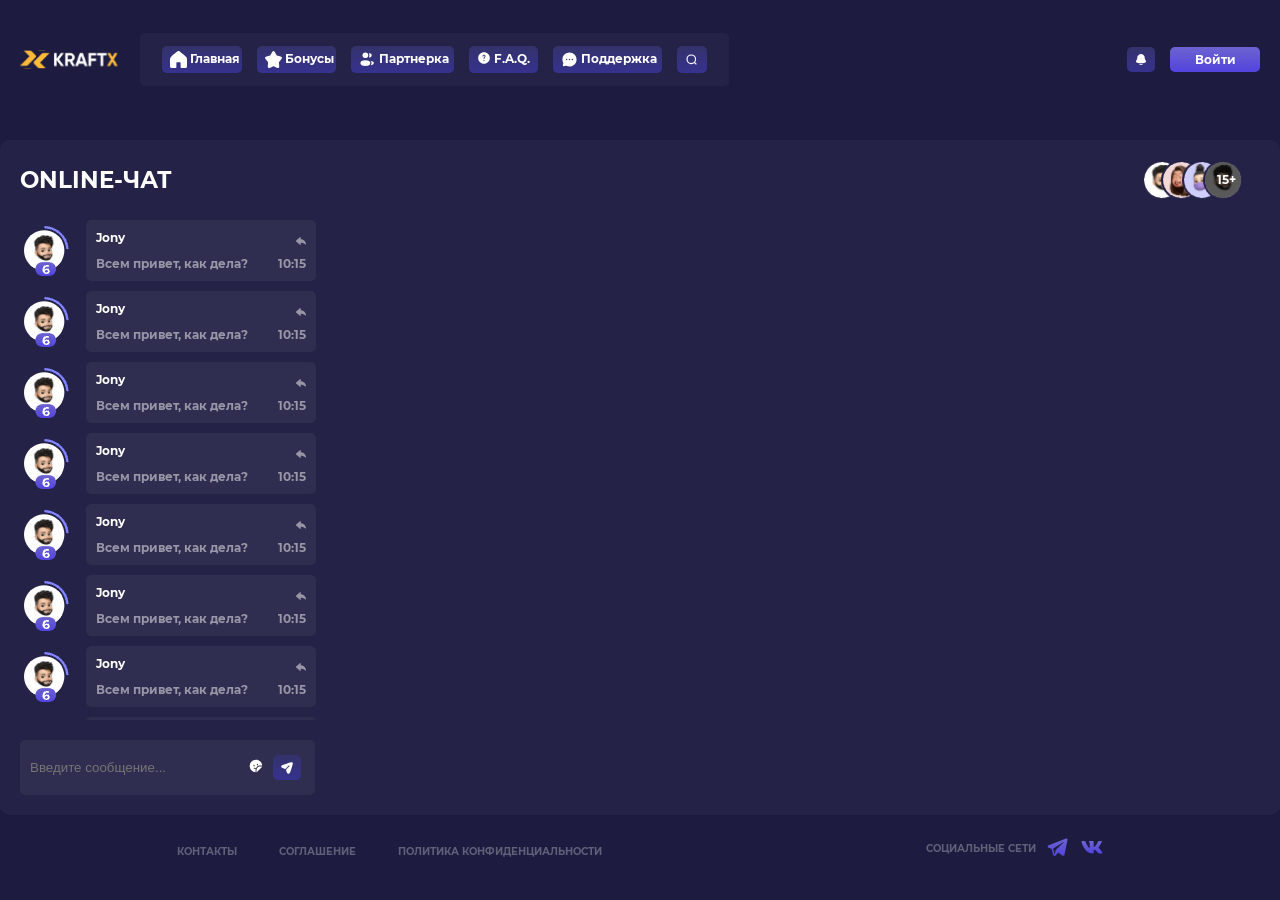
<file: chat.html>
<!DOCTYPE html>
<html lang="ru">
  <head>
    <meta charset="UTF-8" />
    <meta name="viewport" content="width=device-width, initial-scale=1.0" />
    <link rel="stylesheet" href="css/main.css" />
    <title>Chat</title>
  </head>
  <body class="page">
    <div class="wrapper">
      <header class="header">
        <div class="header__wrapper">
          <div class="header__inner">
            <img class="logo" src="img/logo.svg" alt="лого" />
            <ul class="header__list">
              <li>
                <img src="img/Vector.svg" alt="icon" />
                <a href="#">Главная</a>
              </li>
              <li>
                <img src="img/Vector (1).svg" alt="icon" />
                <a href="#">Бонусы</a>
              </li>
              <li>
                <img src="img/Vector(2).svg" alt="icon" />
                <a href="#">Партнерка</a>
              </li>
              <li>
                <a href="#"><img src="img/Vector(3).svg" alt="icon" /></a>
                <a href="#">F.A.Q.</a>
              </li>
              <li>
                <img src="img/Vector(4).svg" alt="icon" />
                <a href="#">Поддержка</a>
              </li>
              <li class="nav-search">
                <input class="input-search" type="text" placeholder="Поиск" />
                <img src="img/search.svg" alt="search" />
              </li>
            </ul>
            <div class="header__item-btn">
              <a href="#">
                <img
                  class="chat__send-wrap-img"
                  src="img/Vector(5).svg"
                  alt="иконка"
                />
              </a>
              <button class="header__in-button">Войти</button>
            </div>
            <div class="header__burger">
              <span></span>
            </div>
          </div>
        </div>
      </header>
      <div class="mobile-menu">
        <div class="mobile-menu-inner">
          <ul class="mobile-list">
            <li>
              <a class="link-mobile" href="">Главная</a>
            </li>
            <li>
              <a class="link-mobile" href="#">Бонусы</a>
            </li>
            <li>
              <a class="link-mobile" href="">Партнерка</a>
            </li>
            <li>
              <a class="link-mobile" href="#">FAQ</a>
            </li>
            <li>
              <a class="link-mobile" href="#">Поддержка</a>
            </li>
            <li class="nav-search-mobile">
              <input class="input-search" type="text" placeholder="Поиск" />
              <img src="img/search.svg" alt="search" />
            </li>
            <li>
              <button class="header__in-button-mob">Войти</button>
            </li>
          </ul>
        </div>
      </div>
      <main class="content">
        <div class="aside-left__chat chat-mobile">
          <div class="aside-left__chat-top">
            <h3>Online-чат</h3>
            <div class="aside-left__chat-images">
              <img src="img/img.png" alt="profile" />
              <img src="img/img (1).png" alt="profile" />
              <img src="img/img (2).png" alt="profile" />
              <div class="chat-numbers">
                <img src="img/img (3).png" alt="profile" />
                <p>15+</p>
              </div>
            </div>
          </div>
          <div class="aside-left__chat-text chat-text-mobile">
            <div class="chat-group__article-container">
              <img src="img/person level.png" alt="person-icon" />
              <div class="chat-group__container">
                <div>
                  <div class="chat-container-1">
                    <h5>Jony</h5>
                    <a href="#"
                      ><img
                        class="chat-share__icon"
                        src="img/Vector (45).svg"
                        alt="share icon"
                    /></a>
                  </div>
                </div>
                <div class="chat-container-2">
                  <p>Всем привет, как дела?</p>
                  <p>10:15</p>
                </div>
              </div>
            </div>
            <div class="chat-group__article-container">
              <img src="img/person level.png" alt="person-icon" />
              <div class="chat-group__container">
                <div>
                  <div class="chat-container-1">
                    <h5>Jony</h5>
                    <a href="#"
                      ><img
                        class="chat-share__icon"
                        src="img/Vector (45).svg"
                        alt="share icon"
                    /></a>
                  </div>
                </div>
                <div class="chat-container-2">
                  <p>Всем привет, как дела?</p>
                  <p>10:15</p>
                </div>
              </div>
            </div>
            <div class="chat-group__article-container">
              <img src="img/person level.png" alt="person-icon" />
              <div class="chat-group__container">
                <div>
                  <div class="chat-container-1">
                    <h5>Jony</h5>
                    <a href="#"
                      ><img
                        class="chat-share__icon"
                        src="img/Vector (45).svg"
                        alt="share icon"
                    /></a>
                  </div>
                </div>
                <div class="chat-container-2">
                  <p>Всем привет, как дела?</p>
                  <p>10:15</p>
                </div>
              </div>
            </div>
            <div class="chat-group__article-container">
              <img src="img/person level.png" alt="person-icon" />
              <div class="chat-group__container">
                <div>
                  <div class="chat-container-1">
                    <h5>Jony</h5>
                    <a href="#"
                      ><img
                        class="chat-share__icon"
                        src="img/Vector (45).svg"
                        alt="share icon"
                    /></a>
                  </div>
                </div>
                <div class="chat-container-2">
                  <p>Всем привет, как дела?</p>
                  <p>10:15</p>
                </div>
              </div>
            </div>
            <div class="chat-group__article-container">
              <img src="img/person level.png" alt="person-icon" />
              <div class="chat-group__container">
                <div>
                  <div class="chat-container-1">
                    <h5>Jony</h5>
                    <a href="#"
                      ><img
                        class="chat-share__icon"
                        src="img/Vector (45).svg"
                        alt="share icon"
                    /></a>
                  </div>
                </div>
                <div class="chat-container-2">
                  <p>Всем привет, как дела?</p>
                  <p>10:15</p>
                </div>
              </div>
            </div>
            <div class="chat-group__article-container">
              <img src="img/person level.png" alt="person-icon" />
              <div class="chat-group__container">
                <div>
                  <div class="chat-container-1">
                    <h5>Jony</h5>
                    <a href="#"
                      ><img
                        class="chat-share__icon"
                        src="img/Vector (45).svg"
                        alt="share icon"
                    /></a>
                  </div>
                </div>
                <div class="chat-container-2">
                  <p>Всем привет, как дела?</p>
                  <p>10:15</p>
                </div>
              </div>
            </div>
            <div class="chat-group__article-container">
              <img src="img/person level.png" alt="person-icon" />
              <div class="chat-group__container">
                <div>
                  <div class="chat-container-1">
                    <h5>Jony</h5>
                    <a href="#"
                      ><img
                        class="chat-share__icon"
                        src="img/Vector (45).svg"
                        alt="share icon"
                    /></a>
                  </div>
                </div>
                <div class="chat-container-2">
                  <p>Всем привет, как дела?</p>
                  <p>10:15</p>
                </div>
              </div>
            </div>
            <div class="chat-group__article-container">
              <img src="img/person level.png" alt="person-icon" />
              <div class="chat-group__container">
                <div>
                  <div class="chat-container-1">
                    <h5>Jony</h5>
                    <a href="#"
                      ><img
                        class="chat-share__icon"
                        src="img/Vector (45).svg"
                        alt="share icon"
                    /></a>
                  </div>
                </div>
                <div class="chat-container-2">
                  <p>Всем привет, как дела?</p>
                  <p>10:15</p>
                </div>
              </div>
            </div>
            <div class="chat-group__article-container">
              <img src="img/person level.png" alt="person-icon" />
              <div class="chat-group__container">
                <div>
                  <div class="chat-container-1">
                    <h5>Jony</h5>
                    <a href="#"
                      ><img
                        class="chat-share__icon"
                        src="img/Vector (45).svg"
                        alt="share icon"
                    /></a>
                  </div>
                </div>
                <div class="chat-container-2">
                  <p>Всем привет, как дела?</p>
                  <p>10:15</p>
                </div>
              </div>
            </div>
            <div class="chat-group__article-container">
              <img src="img/person level.png" alt="person-icon" />
              <div class="chat-group__container">
                <div>
                  <div class="chat-container-1">
                    <h5>Jony</h5>
                    <a href="#"
                      ><img
                        class="chat-share__icon"
                        src="img/Vector (45).svg"
                        alt="share icon"
                    /></a>
                  </div>
                </div>
                <div class="chat-container-2">
                  <p>Всем привет, как дела?</p>
                  <p>10:15</p>
                </div>
              </div>
            </div>
            <div class="chat-group__article-container">
              <img src="img/person level.png" alt="person-icon" />
              <div class="chat-group__container">
                <div>
                  <div class="chat-container-1">
                    <h5>Jony</h5>
                    <a href="#"
                      ><img
                        class="chat-share__icon"
                        src="img/Vector (45).svg"
                        alt="share icon"
                    /></a>
                  </div>
                </div>
                <div class="chat-container-2">
                  <p>Всем привет, как дела?</p>
                  <p>10:15</p>
                </div>
              </div>
            </div>
            <div class="chat-group__article-container">
              <img src="img/person level.png" alt="person-icon" />
              <div class="chat-group__container">
                <div>
                  <div class="chat-container-1">
                    <h5>Jony</h5>
                    <a href="#"
                      ><img
                        class="chat-share__icon"
                        src="img/Vector (45).svg"
                        alt="share icon"
                    /></a>
                  </div>
                </div>
                <div class="chat-container-2">
                  <p>Всем привет, как дела?</p>
                  <p>10:15</p>
                </div>
              </div>
            </div>
            <div class="chat-group__article-container">
              <img src="img/person level.png" alt="person-icon" />
              <div class="chat-group__container">
                <div>
                  <div class="chat-container-1">
                    <h5>Jony</h5>
                    <a href="#"
                      ><img
                        class="chat-share__icon"
                        src="img/Vector (45).svg"
                        alt="share icon"
                    /></a>
                  </div>
                </div>
                <div class="chat-container-2">
                  <p>Всем привет, как дела?</p>
                  <p>10:15</p>
                </div>
              </div>
            </div>
            <div class="chat-group__article-container">
              <img src="img/person level.png" alt="person-icon" />
              <div class="chat-group__container">
                <div>
                  <div class="chat-container-1">
                    <h5>Jony</h5>
                    <a href="#"
                      ><img
                        class="chat-share__icon"
                        src="img/Vector (45).svg"
                        alt="share icon"
                    /></a>
                  </div>
                </div>
                <div class="chat-container-2">
                  <p>Всем привет, как дела?</p>
                  <p>10:15</p>
                </div>
              </div>
            </div>
          </div>
          <div class="message-btn">
            <form method="" action="" class="chat-functions">
              <input type="text" placeholder="Введите сообщение..." />
              <div class="chat__send-messages-container">
                <a href="#"><img src="img/Icon.svg" alt="" /></a>
                <input class="chat__send-message" type="submit" value="" />
                <div class="chat__send-wrap">
                  <img
                    class="chat__send-wrap-img"
                    src="img/Property 1= Post.svg"
                    alt=""
                  />
                </div>
              </div>
            </form>
          </div>
        </div>
      </main>
      <footer class="footer">
        <div class="footer__wrapper">
          <ul>
            <li>
              <a href="#">Контакты</a>
            </li>
            <li>
              <a href="#">Соглашение</a>
            </li>
            <li>
              <a href="#">Политика конфиденциальности</a>
            </li>
          </ul>
          <ul>
            <li>
              <p>социальные сети</p>
            </li>
            <li>
              <a href="#">
                <img src="img/telegram.svg" alt="telegram" />
              </a>
            </li>
            <li>
              <a href="#">
                <img src="img/vk.svg" alt="vk" />
              </a>
            </li>
          </ul>
        </div>
      </footer>
      <section class="nav-down">
        <ul>
          <li>
            <a href="level.html">уровень</a>
          </li>
          <li>
            <a href="chat.html">чат</a>
          </li>
          <li>
            <a href="records.html">рекорды</a>
          </li>
        </ul>
      </section>
    </div>
    <script src="js/script.js"></script>
  </body>
</html>
</file>
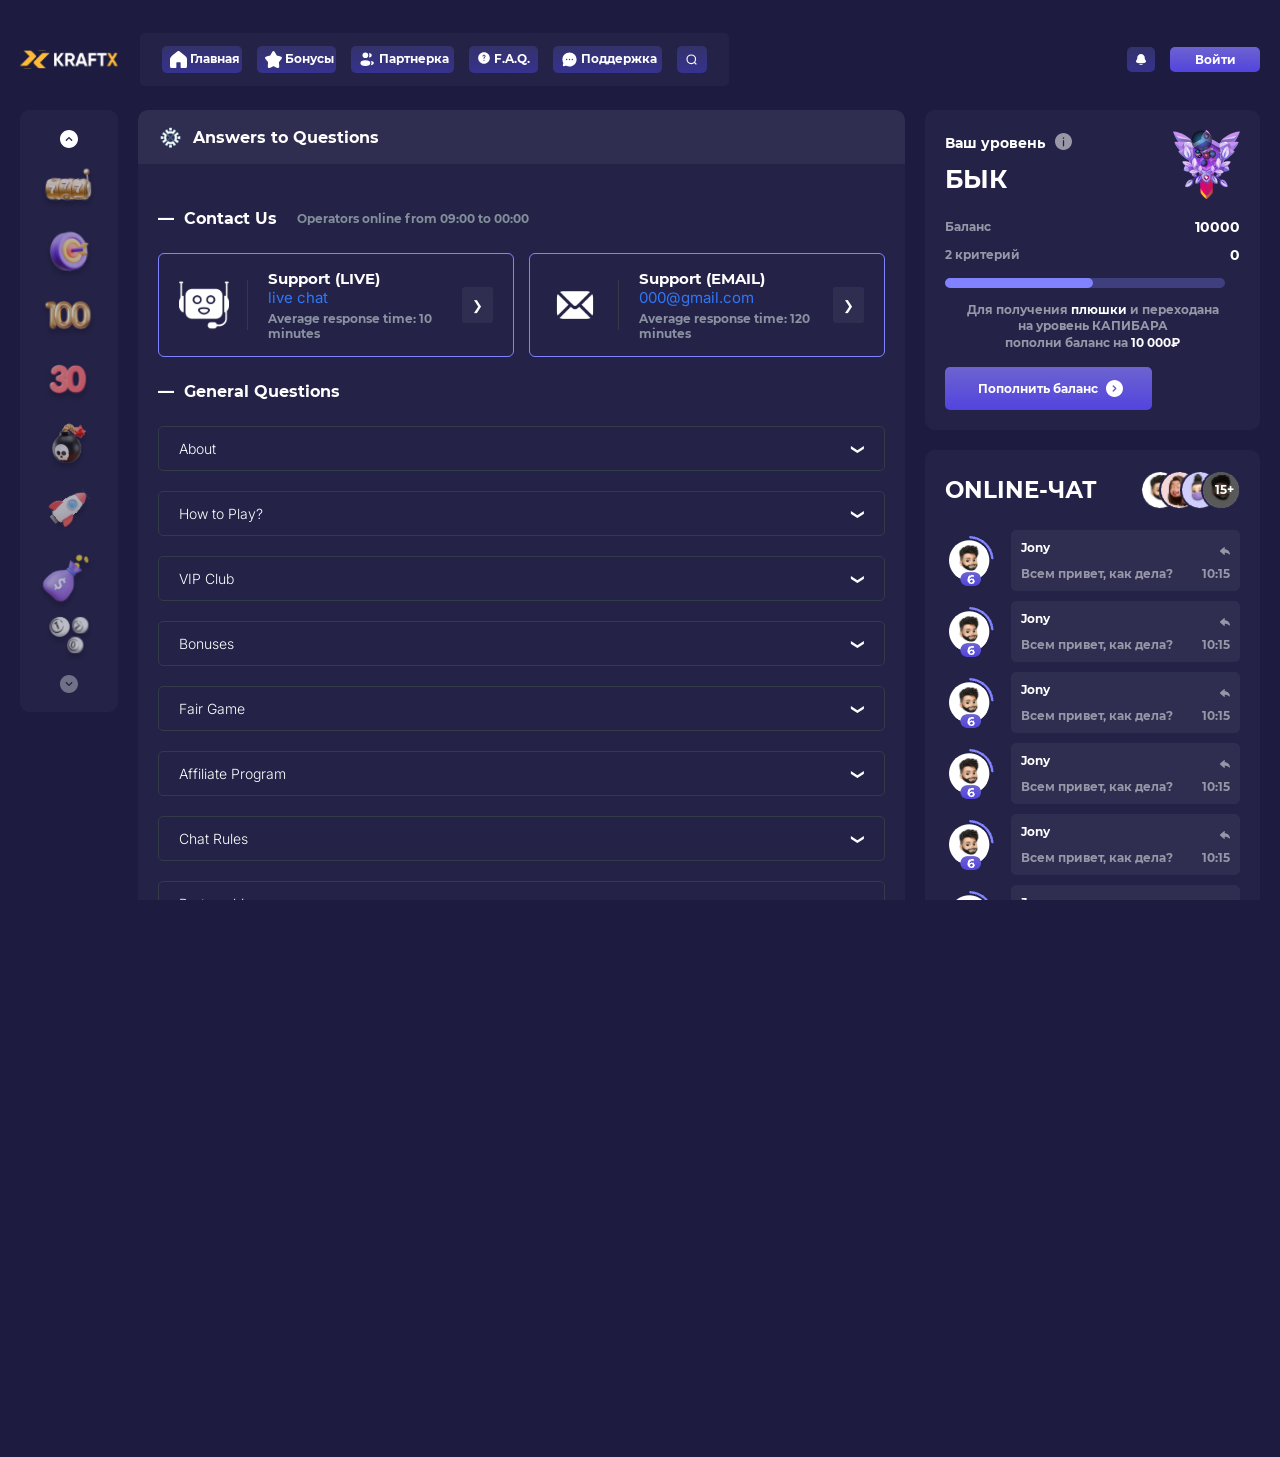
<file: faq.html>
<!DOCTYPE html>
<html lang="ru">
  <head>
    <meta charset="UTF-8" />
    <meta name="viewport" content="width=device-width, initial-scale=1.0" />
    <link
      rel="stylesheet"
      href="https://cdn.jsdelivr.net/npm/swiper@11/swiper-bundle.min.css"
    />
    <link rel="preconnect" href="https://fonts.googleapis.com" />
    <link rel="preconnect" href="https://fonts.gstatic.com" crossorigin />
    <link
      href="https://fonts.googleapis.com/css2?family=Inter:ital,opsz,wght@0,14..32,100..900;1,14..32,100..900&display=swap"
      rel="stylesheet"
    />
    <link rel="stylesheet" href="css/main.css" />
    <title>kraftX/faq</title>
  </head>
  <body class="page">
    <div class="wrapper">
      <header class="header">
        <div class="header__wrapper">
          <div class="header__inner">
            <img class="logo" src="img/logo.svg" alt="лого" />
            <ul class="header__list">
              <li>
                <img src="img/Vector.svg" alt="icon" />
                <a href="#">Главная</a>
              </li>
              <li>
                <img src="img/Vector (1).svg" alt="icon" />
                <a href="#">Бонусы</a>
              </li>
              <li>
                <img src="img/Vector(2).svg" alt="icon" />
                <a href="#">Партнерка</a>
              </li>
              <li>
                <a href="#"><img src="img/Vector(3).svg" alt="icon" /></a>
                <a href="#">F.A.Q.</a>
              </li>
              <li>
                <img src="img/Vector(4).svg" alt="icon" />
                <a href="#">Поддержка</a>
              </li>
              <li class="nav-search">
                <input class="input-search" type="text" placeholder="Поиск" />
                <img src="img/search.svg" alt="search" />
              </li>
            </ul>
            <div class="header__item-btn">
              <a href="#">
                <img
                  class="chat__send-wrap-img"
                  src="img/Vector(5).svg"
                  alt="иконка"
                />
              </a>
              <button class="header__in-button">Войти</button>
            </div>
            <div class="header__burger">
              <span></span>
            </div>
          </div>
        </div>
      </header>
      <div class="mobile-menu">
        <div class="mobile-menu-inner">
          <ul class="mobile-list">
            <li>
              <a class="link-mobile" href="">Главная</a>
            </li>
            <li>
              <a class="link-mobile" href="#">Бонусы</a>
            </li>
            <li>
              <a class="link-mobile" href="">Партнерка</a>
            </li>
            <li>
              <a class="link-mobile" href="#">FAQ</a>
            </li>
            <li>
              <a class="link-mobile" href="#">Поддержка</a>
            </li>
            <li class="nav-search-mobile">
              <input class="input-search" type="text" placeholder="Поиск" />
              <img src="img/search.svg" alt="search" />
            </li>
            <li>
              <button class="header__in-button-mob">Войти</button>
            </li>
          </ul>
        </div>
      </div>
      <main class="content">
        <section class="main-section">
          <div class="container">
            <div class="main-section__wrapper main-section__wrapper_type_faq">
              <!--the left slider-->
              <div class="aside-wrapper">
                <aside class="aside__first-two">
                  <span class="aside-top"></span>
                  <span class="aside-bottom"></span>
                  <div class="swiper-button-prev-two">
                    <img src="img/Vector (2).svg" alt="prev" />
                  </div>
                  <div class="swiper-button-next-two">
                    <img src="img/Vector (33).svg" alt="next" />
                  </div>
                  <div class="swiper swiper-two">
                    <div class="swiper-wrapper swiper-wrapper-two">
                      <div class="swiper-slide swiper-slide-two">
                        <a href="#" target="_blank">
                          <img class="slide-1" src="img/game1.svg" alt="" />
                        </a>
                        <div class="slide-hover"></div>
                      </div>
                      <div class="swiper-slide swiper-slide-two">
                        <a href="#" target="_blank">
                          <img class="slide-2" src="img/game2.svg" alt="" />
                        </a>
                        <div class="slide-hover"></div>
                      </div>
                      <div class="swiper-slide swiper-slide-two">
                        <a href="#" target="_blank">
                          <img class="slide-3" src="img/game3.svg" alt="" />
                        </a>
                        <div class="slide-hover"></div>
                      </div>
                      <div class="swiper-slide swiper-slide-two">
                        <a href="#" target="_blank">
                          <img class="slide-4" src="img/game4.svg" alt="" />
                        </a>
                        <div class="slide-hover"></div>
                      </div>
                      <div class="swiper-slide swiper-slide-two">
                        <a href="#" target="_blank">
                          <img class="slide-5" src="img/game5.svg" alt="" />
                        </a>
                        <div class="slide-hover"></div>
                      </div>
                      <div class="swiper-slide swiper-slide-two">
                        <a href="#" target="_blank">
                          <img class="slide-6" src="img/game6.svg" alt="" />
                        </a>
                        <div class="slide-hover"></div>
                      </div>
                      <div class="swiper-slide swiper-slide-two">
                        <a href="#" target="_blank">
                          <img class="slide-7" src="img/game7.svg" alt="" />
                        </a>
                        <div class="slide-hover"></div>
                      </div>
                      <div class="swiper-slide swiper-slide-two">
                        <a href="#" target="_blank">
                          <img class="slide-8" src="img/game8.svg" alt="" />
                        </a>
                        <div class="slide-hover"></div>
                      </div>
                      <div class="swiper-slide swiper-slide-two">
                        <a href="#" target="_blank">
                          <img class="slide-1" src="img/game1.svg" alt="" />
                        </a>
                        <div class="slide-hover"></div>
                      </div>
                      <div class="swiper-slide swiper-slide-two">
                        <a href="#" target="_blank">
                          <img class="slide-2" src="img/game2.svg" alt="" />
                        </a>
                        <div class="slide-hover"></div>
                      </div>
                      <div class="swiper-slide swiper-slide-two">
                        <a href="#" target="_blank">
                          <img class="slide-3" src="img/game3.svg" alt="" />
                        </a>
                        <div class="slide-hover"></div>
                      </div>
                    </div>
                  </div>
                </aside>
                <span class="aside-button aside-button-x-hundred">
                  <div class="aside-button-info aside-button-info-x-hundred">
                    <span></span>
                    <p>1000</p>
                  </div>
                </span>
              </div>
              <div class="faq">
                <div class="faq__wrapper">
                  <div class="faq__top">
                    <img src="./img/faq.png" alt="иконка" />
                    Answers to Questions
                  </div>
                  <div class="faq__inner">
                    <div class="faq__contact">
                      &mdash;&nbsp;&nbsp;Contact Us
                      <span>Operators online from 09:00 to 00:00</span>
                    </div>
                    <!--support-->
                    <div class="faq__support">
                      <div class="faq__support-item">
                        <div class="faq__support-left">
                          <img src="./img/support.png" alt="поддержка" />
                          <div class="faq__support-text">
                            <p>Support (LIVE)</p>
                            <a href="#">live chat</a>
                            <span>Average response time: 10 minutes</span>
                          </div>
                        </div>
                        <button class="faq__support-btn" type="button">
                          &#10095;
                        </button>
                      </div>
                      <div class="faq__support-item">
                        <div class="faq__support-left">
                          <img src="./img/support-2.png" alt="поддержка" />
                          <div class="faq__support-text">
                            <p>Support (EMAIL)</p>
                            <a href="#">000@gmail.com</a>
                            <span>Average response time: 120 minutes</span>
                          </div>
                        </div>
                        <button class="faq__support-btn" type="button">
                          &#10095;
                        </button>
                      </div>
                    </div>
                    <!--Questions-->
                    <div class="faq__questions">
                      <p>&mdash;&nbsp;&nbsp;General Questions</p>
                      <!--выпадающие списки-->
                      <div class="faq__drop">
                        <!--item-->
                        <div class="faq__drop-item">
                          <div class="faq__drop-top">
                            <p>About</p>
                            <span>&#10095;</span>
                          </div>
                          <div class="faq__drop-hidden">
                            <p>
                              Play2x&nbsp;&mdash; Licensed games with money
                              withdrawal. The site offers 20 original games with
                              exciting mechanics and high winning coefficients.
                              All our games have been tested by&nbsp;iTech Labs
                              and have an&nbsp;RNG (Random Number Generator)
                              certificate.
                            </p>
                          </div>
                        </div>
                        <!--item-->
                        <div class="faq__drop-item">
                          <div class="faq__drop-top">
                            <p>How to Play?</p>
                            <span>&#10095;</span>
                          </div>
                          <div class="faq__drop-hidden">
                            <p>
                              To&nbsp;start playing, you need to&nbsp;enter the
                              bet amount and click the 'Play' button. You can
                              view a&nbsp;<nobr>step-by-step</nobr> guide and
                              find limits for each game by&nbsp;clicking the
                              button below:
                            </p>
                            <!--games-->
                            <div class="faq__drop-play">
                              <button>
                                <img src="./icons/game1.png" alt="" />
                              </button>
                              <button>
                                <img src="./icons/game2.png" alt="" />
                              </button>
                              <button>
                                <img src="./icons/game3.png" alt="" />
                              </button>
                              <button>
                                <img src="./icons/game4.png" alt="" />
                              </button>
                              <button>
                                <img src="./icons/game5.png" alt="" />
                              </button>
                              <button>
                                <img src="./icons/game6.png" alt="" />
                              </button>
                              <button>
                                <img src="./icons/game7.png" alt="" />
                              </button>
                              <button>
                                <img src="./icons/game8.png" alt="" />
                              </button>
                            </div>
                          </div>
                        </div>
                        <!--item-->
                        <div class="faq__drop-item">
                          <div class="faq__drop-top">
                            <p>VIP Club</p>
                            <span>&#10095;</span>
                          </div>
                          <div class="faq__drop-hidden">
                            <p>
                              Our VIP club allows you to&nbsp;get maximum
                              benefits when playing at&nbsp;the casino compared
                              to&nbsp;all other competitors. The amount
                              of&nbsp;bonuses you will receive at&nbsp;the
                              highest VIP level is&nbsp;simply out of&nbsp;this
                              world. Rakebacks, cashbacks, boosts, and other
                              bonuses&nbsp;&mdash; all of&nbsp;this allows you
                              to&nbsp;get the greatest advantage for every
                              dollar you play.
                            </p>
                          </div>
                        </div>
                        <!--item-->
                        <div class="faq__drop-item">
                          <div class="faq__drop-top">
                            <p>Bonuses</p>
                            <span>&#10095;</span>
                          </div>
                          <div class="faq__drop-hidden">
                            <p>
                              In&nbsp;addition to&nbsp;the bonuses of&nbsp;the
                              VIP Club, our site offers additional bonuses such
                              as&nbsp;Bonus Codes, Challenges, Tournaments,
                              Rain, Quizzes. You can find a&nbsp;detailed
                              description of&nbsp;these bonuses on&nbsp;the
                              Promotions page.
                            </p>
                          </div>
                        </div>
                        <!--item-->
                        <div class="faq__drop-item">
                          <div class="faq__drop-top">
                            <p>Fair Game</p>
                            <span>&#10095;</span>
                          </div>
                          <div class="faq__drop-hidden">
                            <p>
                              All our games have been tested by&nbsp;iTech Labs
                              and have an&nbsp;RNG (Random Number Generator)
                              certificate.
                            </p>
                            <p>
                              The Random Number Generator creates provably fair
                              and completely honest random numbers that are used
                              to&nbsp;determine the outcome of&nbsp;each game
                              played on&nbsp;the site.
                            </p>
                            <p>
                              Every user can fully verify the outcome
                              of&nbsp;any game in&nbsp;a&nbsp;completely
                              deterministic way by&nbsp;providing the client
                              seed parameter to&nbsp;the inputs of&nbsp;the
                              random number generator. Play2x cannot manipulate
                              the results in&nbsp;its favor.
                            </p>
                            <p>
                              The Play2x Random Number Generator allows each
                              game to&nbsp;request any number of&nbsp;random
                              numbers from a&nbsp;given initial client seed,
                              initial server seed, and nonce. You can find more
                              information on&nbsp;how it&nbsp;works on&nbsp;the
                              fair game page.
                            </p>
                          </div>
                        </div>
                        <!--item-->
                        <div class="faq__drop-item">
                          <div class="faq__drop-top">
                            <p>Affiliate Program</p>
                            <span>&#10095;</span>
                          </div>
                          <div class="faq__drop-hidden">
                            <p>
                              We&nbsp;offer a&nbsp;sophisticated affiliate
                              system where you will receive a&nbsp;commission
                              for each user you attract.
                            </p>
                            <p>
                              Earn 25% from the casino&rsquo;s advantage
                              on&nbsp;every bet made by&nbsp;your referral.
                            </p>
                            <p>
                              Unlike conventional affiliate programs, you earn
                              the same commission regardless of&nbsp;whether the
                              player wins or&nbsp;loses!
                            </p>
                          </div>
                        </div>
                        <!--item-->
                        <div class="faq__drop-item">
                          <div class="faq__drop-top">
                            <p>Chat Rules</p>
                            <span>&#10095;</span>
                          </div>
                          <div class="faq__drop-hidden">
                            <p>
                              The following is&nbsp;forbidden in&nbsp;the
                              chat:<br />
                              -&nbsp;No&nbsp;spamming<br />
                              -&nbsp;No&nbsp;begging<br />
                              -&nbsp;No&nbsp;sending repetitive messages such
                              as&nbsp;&laquo;rain&raquo; and
                              &laquo;quiz&raquo;<br />
                              -&nbsp;No&nbsp;sharing of&nbsp;external links,
                              wallets, or&nbsp;pages<br />
                              -&nbsp;No&nbsp;insults of&nbsp;any kind<br />
                              -&nbsp;No&nbsp;selling
                              of&nbsp;&laquo;Tactics&raquo; and services for
                              raising the balance of&nbsp;other players, etc.<br />
                              Violation of&nbsp;the chat behavior rules may
                              result in&nbsp;temporary or&nbsp;permanent loss
                              of&nbsp;chat privileges and account suspension.
                            </p>
                          </div>
                        </div>
                        <!--item-->
                        <div class="faq__drop-item">
                          <div class="faq__drop-top">
                            <p>Partnership</p>
                            <span>&#10095;</span>
                          </div>
                          <div class="faq__drop-hidden">
                            <p>
                              For partnership inquiries, please email
                              us&nbsp;at. Please provide all the necessary
                              information in&nbsp;your email (link to&nbsp;your
                              traffic source, partnership terms, etc.)
                            </p>
                          </div>
                        </div>
                        <!--2 ITEM-->
                        <div class="faq__questions">
                          <p>
                            —&nbsp;&nbsp;Financial Questions: Account Deposit
                          </p>
                          <!--выпадающие списки-->
                          <div class="faq__drop">
                            <!--item-->
                            <div class="faq__drop-item">
                              <div class="faq__drop-top">
                                <p>How to Deposit?</p>
                                <span>❯</span>
                              </div>
                              <div class="faq__drop-hidden">
                                <p>
                                  To&nbsp;deposit money, click on&nbsp;the
                                  'Deposit' button in&nbsp;the upper right
                                  corner of&nbsp;the website. Choose
                                  a&nbsp;convenient payment method, enter the
                                  deposit amount, and click 'Proceed
                                  to&nbsp;Payment'.
                                </p>
                              </div>
                            </div>
                            <!--item-->
                            <div class="faq__drop-item">
                              <div class="faq__drop-top">
                                <p>Deposit Processing Time</p>
                                <span>❯</span>
                              </div>
                              <div class="faq__drop-hidden">
                                <p>
                                  All transactions are processed instantly.
                                  Delays may occur only in&nbsp;case
                                  of&nbsp;problems with the payment method you
                                  are using to&nbsp;deposit funds.
                                </p>
                                <p>
                                  If&nbsp;you encounter any problems, please
                                  contact our support team and provide detailed
                                  information about your issue.
                                </p>
                              </div>
                            </div>
                          </div>
                        </div>
                        <!--3 ITEM-->
                        <div class="faq__questions">
                          <p>—&nbsp;&nbsp;Financial Questions: Withdrawal</p>
                          <!--выпадающие списки-->
                          <div class="faq__drop">
                            <!--item-->
                            <div class="faq__drop-item">
                              <div class="faq__drop-top">
                                <p>How to withdraw money?</p>
                                <span>❯</span>
                              </div>
                              <div class="faq__drop-hidden">
                                <p>
                                  To&nbsp;withdraw money from your account,
                                  click on&nbsp;the &laquo;Deposit&raquo; button
                                  in&nbsp;the upper right corner of&nbsp;the
                                  website. Choose a&nbsp;convenient withdrawal
                                  method, enter the amount, and click
                                  &laquo;Withdraw&raquo;.
                                </p>
                                <p>
                                  To&nbsp;make a&nbsp;withdrawal, you must play
                                  through 100% of&nbsp;the deposit amount.
                                </p>
                                <p>
                                  No&nbsp;wagering is&nbsp;required for
                                  cryptocurrency balances.
                                </p>
                              </div>
                            </div>
                            <!--item-->
                            <div class="faq__drop-item">
                              <div class="faq__drop-top">
                                <p>Fees</p>
                                <span>❯</span>
                              </div>
                              <div class="faq__drop-hidden">
                                <p>Withdrawal fee is&nbsp;5%.</p>
                                <p>
                                  The withdrawal fee for cryptocurrency balances
                                  depends on&nbsp;the miners' fee. The fee
                                  amount will be&nbsp;indicated on&nbsp;the
                                  withdrawal page.
                                </p>
                              </div>
                            </div>
                            <!--item-->
                            <div class="faq__drop-item">
                              <div class="faq__drop-top">
                                <p>Withdrawal Terms</p>
                                <span>❯</span>
                              </div>
                              <div class="faq__drop-hidden">
                                <p>
                                  All withdrawals are processed on&nbsp;average
                                  within 5 minutes. If&nbsp;the withdrawal
                                  amount is&nbsp;large, the process may take
                                  slightly longer, usually
                                  up&nbsp;to&nbsp;an&nbsp;hour.
                                </p>
                                <p>
                                  In&nbsp;very rare cases, the withdrawal may
                                  take up&nbsp;to&nbsp;24 hours due
                                  to&nbsp;delays from banks. If&nbsp;the funds
                                  do&nbsp;not arrive after this time, please
                                  contact our support service and provide
                                  detailed information about your issue.
                                </p>
                                <p>
                                  Also, make sure you have correctly entered the
                                  withdrawal details. To&nbsp;verify the wallet
                                  you have specified for withdrawal, you need
                                  to&nbsp;go&nbsp;to&nbsp;the transaction
                                  history and click on&nbsp;the (i) icon
                                  in&nbsp;the withdrawal history.
                                </p>
                              </div>
                            </div>
                          </div>
                        </div>
                      </div>
                    </div>
                  </div>
                </div>
              </div>
              <div class="aside-left-wrapper">
                <div class="aside-left">
                  <div class="aside-left__top">
                    <div class="aside-left__top-item">
                      <div class="aside-left__top-text">
                        <p>Ваш уровень</p>
                        <a class="info-visible" href="#"
                          ><img src="img/Vector (32).svg" alt="icon" />
                          <div class="info-hidden"></div
                        ></a>
                      </div>
                      <h4>Бык</h4>
                    </div>
                    <div class="aside-left__top-image">
                      <img src="img/Group.svg" alt="icon" />
                    </div>
                  </div>
                  <div class="aside-left__centr">
                    <div class="aside-left__centr-text">
                      <p>Баланс</p>
                      <span>10000</span>
                    </div>
                    <div class="aside-left__centr-text">
                      <p>2 критерий</p>
                      <span>0</span>
                    </div>
                  </div>
                  <div class="aside-level-line__container">
                    <div class="aside-level__line-1"></div>
                    <div class="aside-level__line-2"></div>
                  </div>
                  <div class="get-bounuses">
                    <p>Для получения <span>плюшки</span> и переходана</p>
                    <p>на уровень КАПИБАРА</p>
                    <p>пополни баланс на <span>10 000₽</span></p>
                  </div>
                  <div class="up-balance">
                    <button class="btn-hover">
                      <a href="#">Пополнить баланс</a>
                      <img
                        class="btn-hover-img"
                        src="img/Vector (6).svg"
                        alt="icon"
                      />
                    </button>
                  </div>
                </div>
                <div class="aside-left__chat">
                  <div class="aside-left__chat-top">
                    <h3>Online-чат</h3>
                    <div class="aside-left__chat-images">
                      <img src="img/img.png" alt="profile" />
                      <img src="img/img (1).png" alt="profile" />
                      <img src="img/img (2).png" alt="profile" />
                      <div class="chat-numbers">
                        <img src="img/img (3).png" alt="profile" />
                        <p>15+</p>
                      </div>
                    </div>
                  </div>
                  <div class="aside-left__chat-text">
                    <div class="chat-group__article-container">
                      <img src="img/person level.png" alt="person-icon" />
                      <div class="chat-group__container">
                        <div>
                          <div class="chat-container-1">
                            <h5>Jony</h5>
                            <a href="#"
                              ><img
                                class="chat-share__icon"
                                src="img/Vector (45).svg"
                                alt="share icon"
                            /></a>
                          </div>
                        </div>
                        <div class="chat-container-2">
                          <p>Всем привет, как дела?</p>
                          <p>10:15</p>
                        </div>
                      </div>
                    </div>
                    <div class="chat-group__article-container">
                      <img src="img/person level.png" alt="person-icon" />
                      <div class="chat-group__container">
                        <div>
                          <div class="chat-container-1">
                            <h5>Jony</h5>
                            <a href="#"
                              ><img
                                class="chat-share__icon"
                                src="img/Vector (45).svg"
                                alt="share icon"
                            /></a>
                          </div>
                        </div>
                        <div class="chat-container-2">
                          <p>Всем привет, как дела?</p>
                          <p>10:15</p>
                        </div>
                      </div>
                    </div>
                    <div class="chat-group__article-container">
                      <img src="img/person level.png" alt="person-icon" />
                      <div class="chat-group__container">
                        <div>
                          <div class="chat-container-1">
                            <h5>Jony</h5>
                            <a href="#"
                              ><img
                                class="chat-share__icon"
                                src="img/Vector (45).svg"
                                alt="share icon"
                            /></a>
                          </div>
                        </div>
                        <div class="chat-container-2">
                          <p>Всем привет, как дела?</p>
                          <p>10:15</p>
                        </div>
                      </div>
                    </div>
                    <div class="chat-group__article-container">
                      <img src="img/person level.png" alt="person-icon" />
                      <div class="chat-group__container">
                        <div>
                          <div class="chat-container-1">
                            <h5>Jony</h5>
                            <a href="#"
                              ><img
                                class="chat-share__icon"
                                src="img/Vector (45).svg"
                                alt="share icon"
                            /></a>
                          </div>
                        </div>
                        <div class="chat-container-2">
                          <p>Всем привет, как дела?</p>
                          <p>10:15</p>
                        </div>
                      </div>
                    </div>
                    <div class="chat-group__article-container">
                      <img src="img/person level.png" alt="person-icon" />
                      <div class="chat-group__container">
                        <div>
                          <div class="chat-container-1">
                            <h5>Jony</h5>
                            <a href="#"
                              ><img
                                class="chat-share__icon"
                                src="img/Vector (45).svg"
                                alt="share icon"
                            /></a>
                          </div>
                        </div>
                        <div class="chat-container-2">
                          <p>Всем привет, как дела?</p>
                          <p>10:15</p>
                        </div>
                      </div>
                    </div>
                    <div class="chat-group__article-container">
                      <img src="img/person level.png" alt="person-icon" />
                      <div class="chat-group__container">
                        <div>
                          <div class="chat-container-1">
                            <h5>Jony</h5>
                            <a href="#"
                              ><img
                                class="chat-share__icon"
                                src="img/Vector (45).svg"
                                alt="share icon"
                            /></a>
                          </div>
                        </div>
                        <div class="chat-container-2">
                          <p>Всем привет, как дела?</p>
                          <p>10:15</p>
                        </div>
                      </div>
                    </div>
                    <div class="chat-group__article-container">
                      <img src="img/person level.png" alt="person-icon" />
                      <div class="chat-group__container">
                        <div>
                          <div class="chat-container-1">
                            <h5>Jony</h5>
                            <a href="#"
                              ><img
                                class="chat-share__icon"
                                src="img/Vector (45).svg"
                                alt="share icon"
                            /></a>
                          </div>
                        </div>
                        <div class="chat-container-2">
                          <p>Всем привет, как дела?</p>
                          <p>10:15</p>
                        </div>
                      </div>
                    </div>
                  </div>
                  <div class="message-btn">
                    <form method="" action="" class="chat-functions">
                      <input type="text" placeholder="Введите сообщение..." />
                      <div class="chat__send-messages-container">
                        <a href="#"><img src="img/Icon.svg" alt="" /></a>
                        <input
                          class="chat__send-message"
                          type="submit"
                          value=""
                        />
                        <div class="chat__send-wrap">
                          <img
                            class="chat__send-wrap-img"
                            src="img/Property 1= Post.svg"
                            alt=""
                          />
                        </div>
                      </div>
                    </form>
                  </div>
                </div>
              </div>
            </div>
          </div>
        </section>
        <!-- <div class="win-table">
          <div class="win__section">
            <h3>Выигрыши</h3>
            <div class="win-text">
              <div class="win-text-top">
                <p data-tab="tab-1" class="tab-button tab-active">Все</p>
                <p data-tab="tab-2" class="tab-button">ТОП-недели</p>
                <p data-tab="tab-3" class="tab-button">ТОП-месяца</p>
              </div>

              <div class="win-text__buttons">
                <a href="#" id="button-prev"
                  ><img src="img/Vector (2).svg" alt="prev"
                /></a>
                <a href="#" id="button-next"
                  ><img src="img/Vector (33).svg" alt="next"
                /></a>
              </div>
            </div>
          </div>
          <div class="winnings__section">
            <table>
              <thead>
                <tr>
                  <th class="tr-left">Игрок</th>
                  <th class="tr-left">Игра</th>
                  <th class="tr-left">Ставка</th>
                  <th class="tr-left">Коэффициент</th>
                  <th class="tr-left">Выигрыш</th>
                </tr>
              </thead>
              <tbody id="tab-1" class="tabs-content">
                <tr>
                  <th>
                    <div class="tab-content__prof">
                      <img
                        class="tab-content__img"
                        src="img/img.png"
                        alt="аватар"
                      />
                      <p class="tab-content__name">Kenneth Collins</p>
                    </div>
                  </th>
                  <th>
                    <div class="lots lots1">Slots</div>
                  </th>
                  <th>
                    <div class="tab-content__count">
                      <p>56</p>
                      <img src="img/money.svg" alt="money" />
                    </div>
                  </th>
                  <th>
                    <p class="tab-content__kaf">0.00x</p>
                  </th>
                  <th>
                    <div class="tab-content__count tab-content__count2">
                      <p>56</p>
                      <img src="img/money.svg" alt="money" />
                    </div>
                  </th>
                </tr>
                <tr>
                  <th>
                    <div class="tab-content__prof">
                      <img
                        class="tab-content__img"
                        src="img/img.png"
                        alt="аватар"
                      />
                      <p class="tab-content__name">Kenneth Collins</p>
                    </div>
                  </th>
                  <th>
                    <div class="lots lots2">Crazy shoot</div>
                  </th>
                  <th>
                    <div class="tab-content__count">
                      <p>56</p>
                      <img src="img/money.svg" alt="money" />
                    </div>
                  </th>
                  <th>
                    <p class="tab-content__kaf">0.00x</p>
                  </th>
                  <th>
                    <div class="tab-content__count tab-content__count2">
                      <p>56</p>
                      <img src="img/money.svg" alt="money" />
                    </div>
                  </th>
                </tr>
                <tr>
                  <th>
                    <div class="tab-content__prof">
                      <img
                        class="tab-content__img"
                        src="img/img.png"
                        alt="аватар"
                      />
                      <p class="tab-content__name">Kenneth Collins</p>
                    </div>
                  </th>
                  <th>
                    <div class="lots lots3">x100</div>
                  </th>
                  <th>
                    <div class="tab-content__count">
                      <p>56</p>
                      <img src="img/money.svg" alt="money" />
                    </div>
                  </th>
                  <th>
                    <p class="tab-content__kaf">0.00x</p>
                  </th>
                  <th>
                    <div class="tab-content__count tab-content__count2">
                      <p>56</p>
                      <img src="img/money.svg" alt="money" />
                    </div>
                  </th>
                </tr>
                <tr>
                  <th>
                    <div class="tab-content__prof">
                      <img
                        class="tab-content__img"
                        src="img/img.png"
                        alt="аватар"
                      />
                      <p class="tab-content__name">Kenneth Collins</p>
                    </div>
                  </th>
                  <th>
                    <div class="lots lots4">x30</div>
                  </th>
                  <th>
                    <div class="tab-content__count">
                      <p>56</p>
                      <img src="img/money.svg" alt="money" />
                    </div>
                  </th>
                  <th>
                    <p class="tab-content__kaf">0.00x</p>
                  </th>
                  <th>
                    <div class="tab-content__count tab-content__count2">
                      <p>56</p>
                      <img src="img/money.svg" alt="money" />
                    </div>
                  </th>
                </tr>
                <tr>
                  <th>
                    <div class="tab-content__prof">
                      <img
                        class="tab-content__img"
                        src="img/img.png"
                        alt="аватар"
                      />
                      <p class="tab-content__name">Kenneth Collins</p>
                    </div>
                  </th>
                  <th>
                    <div class="lots lots3">Mines</div>
                  </th>
                  <th>
                    <div class="tab-content__count">
                      <p>56</p>
                      <img src="img/money.svg" alt="money" />
                    </div>
                  </th>
                  <th>
                    <p class="tab-content__kaf">0.00x</p>
                  </th>
                  <th>
                    <div class="tab-content__count tab-content__count2">
                      <p>56</p>
                      <img src="img/money.svg" alt="money" />
                    </div>
                  </th>
                </tr>
                <tr>
                  <th>
                    <div class="tab-content__prof">
                      <img
                        class="tab-content__img"
                        src="img/img.png"
                        alt="аватар"
                      />
                      <p class="tab-content__name">Kenneth Collins</p>
                    </div>
                  </th>
                  <th>
                    <div class="lots lots1">Crash</div>
                  </th>
                  <th>
                    <div class="tab-content__count">
                      <p>56</p>
                      <img src="img/money.svg" alt="money" />
                    </div>
                  </th>
                  <th>
                    <p class="tab-content__kaf">0.00x</p>
                  </th>
                  <th>
                    <div class="tab-content__count tab-content__count2">
                      <p>56</p>
                      <img src="img/money.svg" alt="money" />
                    </div>
                  </th>
                </tr>
                <tr>
                  <th>
                    <div class="tab-content__prof">
                      <img
                        class="tab-content__img"
                        src="img/img.png"
                        alt="аватар"
                      />
                      <p class="tab-content__name">Kenneth Collins</p>
                    </div>
                  </th>
                  <th>
                    <div class="lots lots2">Keno</div>
                  </th>
                  <th>
                    <div class="tab-content__count">
                      <p>56</p>
                      <img src="img/money.svg" alt="money" />
                    </div>
                  </th>
                  <th>
                    <p class="tab-content__kaf">0.00x</p>
                  </th>
                  <th>
                    <div class="tab-content__count tab-content__count2">
                      <p>56</p>
                      <img src="img/money.svg" alt="money" />
                    </div>
                  </th>
                </tr>
              </tbody>
              <tbody id="tab-2" class="tabs-content tab-hidden">
                <tr>
                  <th>
                    <div class="tab-content__prof">
                      <img
                        class="tab-content__img"
                        src="img/img.png"
                        alt="аватар"
                      />
                      <p class="tab-content__name">Kenneth Collins</p>
                    </div>
                  </th>
                  <th>
                    <div class="lots lots1">Slots</div>
                  </th>
                  <th>
                    <div class="tab-content__count">
                      <p>56</p>
                      <img src="img/money.svg" alt="money" />
                    </div>
                  </th>
                  <th>
                    <p class="tab-content__kaf">0.00x</p>
                  </th>
                  <th>
                    <div class="tab-content__count tab-content__count2">
                      <p>56</p>
                      <img src="img/money.svg" alt="money" />
                    </div>
                  </th>
                </tr>
                <tr>
                  <th>
                    <div class="tab-content__prof">
                      <img
                        class="tab-content__img"
                        src="img/img.png"
                        alt="аватар"
                      />
                      <p class="tab-content__name">Kenneth Collins</p>
                    </div>
                  </th>
                  <th>
                    <div class="lots lots2">Crazy shoot</div>
                  </th>
                  <th>
                    <div class="tab-content__count">
                      <p>56</p>
                      <img src="img/money.svg" alt="money" />
                    </div>
                  </th>
                  <th>
                    <p class="tab-content__kaf">0.00x</p>
                  </th>
                  <th>
                    <div class="tab-content__count tab-content__count2">
                      <p>56</p>
                      <img src="img/money.svg" alt="money" />
                    </div>
                  </th>
                </tr>
              </tbody>
              <tbody id="tab-3" class="tabs-content tab-hidden">
                <tr>
                  <th>
                    <div class="tab-content__prof">
                      <img
                        class="tab-content__img"
                        src="img/img.png"
                        alt="аватар"
                      />
                      <p class="tab-content__name">Kenneth Collins</p>
                    </div>
                  </th>
                  <th>
                    <div class="lots lots1">Slots</div>
                  </th>
                  <th>
                    <div class="tab-content__count">
                      <p>56</p>
                      <img src="img/money.svg" alt="money" />
                    </div>
                  </th>
                  <th>
                    <p class="tab-content__kaf">0.00x</p>
                  </th>
                  <th>
                    <div class="tab-content__count tab-content__count2">
                      <p>56</p>
                      <img src="img/money.svg" alt="money" />
                    </div>
                  </th>
                </tr>
              </tbody>
            </table>
          </div>
        </div> -->
      </main>
      <footer class="footer">
        <div class="footer__wrapper">
          <ul>
            <li>
              <a href="#">Контакты</a>
            </li>
            <li>
              <a href="#">Соглашение</a>
            </li>
            <li>
              <a href="#">Политика конфиденциальности</a>
            </li>
          </ul>
          <ul>
            <li>
              <p>социальные сети</p>
            </li>
            <li>
              <a href="#">
                <img src="img/telegram.svg" alt="telegram" />
              </a>
            </li>
            <li>
              <a href="#">
                <img src="img/vk.svg" alt="vk" />
              </a>
            </li>
          </ul>
        </div>
      </footer>
      <section class="nav-down">
        <ul>
          <li>
            <a href="level.html">уровень</a>
          </li>
          <li>
            <a href="chat.html">чат</a>
          </li>
          <li>
            <a href="records.html">рекорды</a>
          </li>
        </ul>
      </section>
    </div>
    <script src="https://cdn.jsdelivr.net/npm/swiper@11/swiper-bundle.min.js"></script>
    <script src="js/script.js"></script>
    <script src="js/swiper.js"></script>
  </body>
</html>
</file>
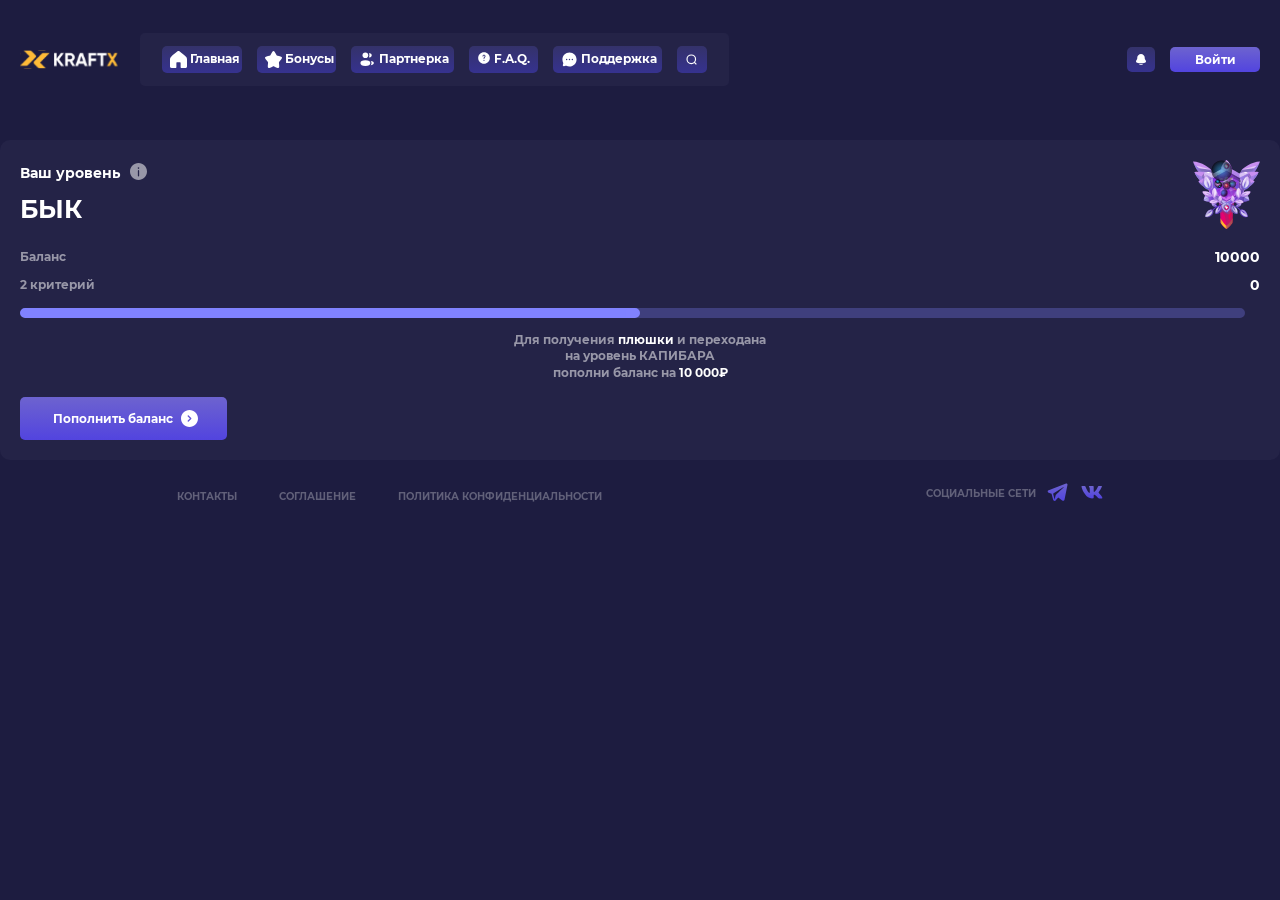
<file: level.html>
<!DOCTYPE html>
<html lang="ru">
  <head>
    <meta charset="UTF-8" />
    <meta name="viewport" content="width=device-width, initial-scale=1.0" />
    <link rel="stylesheet" href="css/main.css" />
    <title>Levelt</title>
  </head>
  <body class="page">
    <div class="wrapper">
      <header class="header">
        <div class="header__wrapper">
          <div class="header__inner">
            <img class="logo" src="img/logo.svg" alt="лого" />
            <ul class="header__list">
              <li>
                <img src="img/Vector.svg" alt="icon" />
                <a href="#">Главная</a>
              </li>
              <li>
                <img src="img/Vector (1).svg" alt="icon" />
                <a href="#">Бонусы</a>
              </li>
              <li>
                <img src="img/Vector(2).svg" alt="icon" />
                <a href="#">Партнерка</a>
              </li>
              <li>
                <a href="#"><img src="img/Vector(3).svg" alt="icon" /></a>
                <a href="#">F.A.Q.</a>
              </li>
              <li>
                <img src="img/Vector(4).svg" alt="icon" />
                <a href="#">Поддержка</a>
              </li>
              <li class="nav-search">
                <input class="input-search" type="text" placeholder="Поиск" />
                <img src="img/search.svg" alt="search" />
              </li>
            </ul>
            <div class="header__item-btn">
              <a href="#">
                <img
                  class="chat__send-wrap-img"
                  src="img/Vector(5).svg"
                  alt="иконка"
                />
              </a>
              <button class="header__in-button">Войти</button>
            </div>
            <div class="header__burger">
              <span></span>
            </div>
          </div>
        </div>
      </header>
      <div class="mobile-menu">
        <div class="mobile-menu-inner">
          <ul class="mobile-list">
            <li>
              <a class="link-mobile" href="">Главная</a>
            </li>
            <li>
              <a class="link-mobile" href="#">Бонусы</a>
            </li>
            <li>
              <a class="link-mobile" href="">Партнерка</a>
            </li>
            <li>
              <a class="link-mobile" href="#">FAQ</a>
            </li>
            <li>
              <a class="link-mobile" href="#">Поддержка</a>
            </li>
            <li class="nav-search-mobile">
              <input class="input-search" type="text" placeholder="Поиск" />
              <img src="img/search.svg" alt="search" />
            </li>
            <li>
              <button class="header__in-button-mob">Войти</button>
            </li>
          </ul>
        </div>
      </div>
      <main class="content">
        <div class="aside-left-mw">
          <div class="aside-left">
            <div class="aside-left__top">
              <div class="aside-left__top-item">
                <div class="aside-left__top-text">
                  <p>Ваш уровень</p>
                  <a class="aside-left-info" href="#"
                    ><img src="img/Vector (32).svg" alt="icon"
                  /></a>
                </div>
                <h4>Бык</h4>
              </div>
              <div class="aside-left__top-image">
                <img src="img/Group.svg" alt="icon" />
              </div>
            </div>
            <div class="aside-left__centr">
              <div class="aside-left__centr-text">
                <p>Баланс</p>
                <span>10000</span>
              </div>
              <div class="aside-left__centr-text">
                <p>2 критерий</p>
                <span>0</span>
              </div>
            </div>
            <div class="aside-level-line__container">
              <div class="aside-level__line-1"></div>
              <div class="aside-level__line-2"></div>
            </div>
            <div class="get-bounuses">
              <p>Для получения <span>плюшки</span> и переходана</p>
              <p>на уровень КАПИБАРА</p>
              <p>пополни баланс на <span>10 000₽</span></p>
            </div>
            <div class="up-balance">
              <button class="btn-hover">
                <a href="#">Пополнить баланс</a>
                <img
                  class="btn-hover-img"
                  src="img/Vector (6).svg"
                  alt="icon"
                />
              </button>
            </div>
          </div>
        </div>
      </main>
      <footer class="footer">
        <div class="footer__wrapper">
          <ul>
            <li>
              <a href="#">Контакты</a>
            </li>
            <li>
              <a href="#">Соглашение</a>
            </li>
            <li>
              <a href="#">Политика конфиденциальности</a>
            </li>
          </ul>
          <ul>
            <li>
              <p>социальные сети</p>
            </li>
            <li>
              <a href="#">
                <img src="img/telegram.svg" alt="telegram" />
              </a>
            </li>
            <li>
              <a href="#">
                <img src="img/vk.svg" alt="vk" />
              </a>
            </li>
          </ul>
        </div>
      </footer>
      <section class="nav-down">
        <ul>
          <li>
            <a href="level.html">уровень</a>
          </li>
          <li>
            <a href="chat.html">чат</a>
          </li>
          <li>
            <a href="records.html">рекорды</a>
          </li>
        </ul>
      </section>
    </div>
    <script src="js/script.js"></script>
  </body>
</html>
</file>
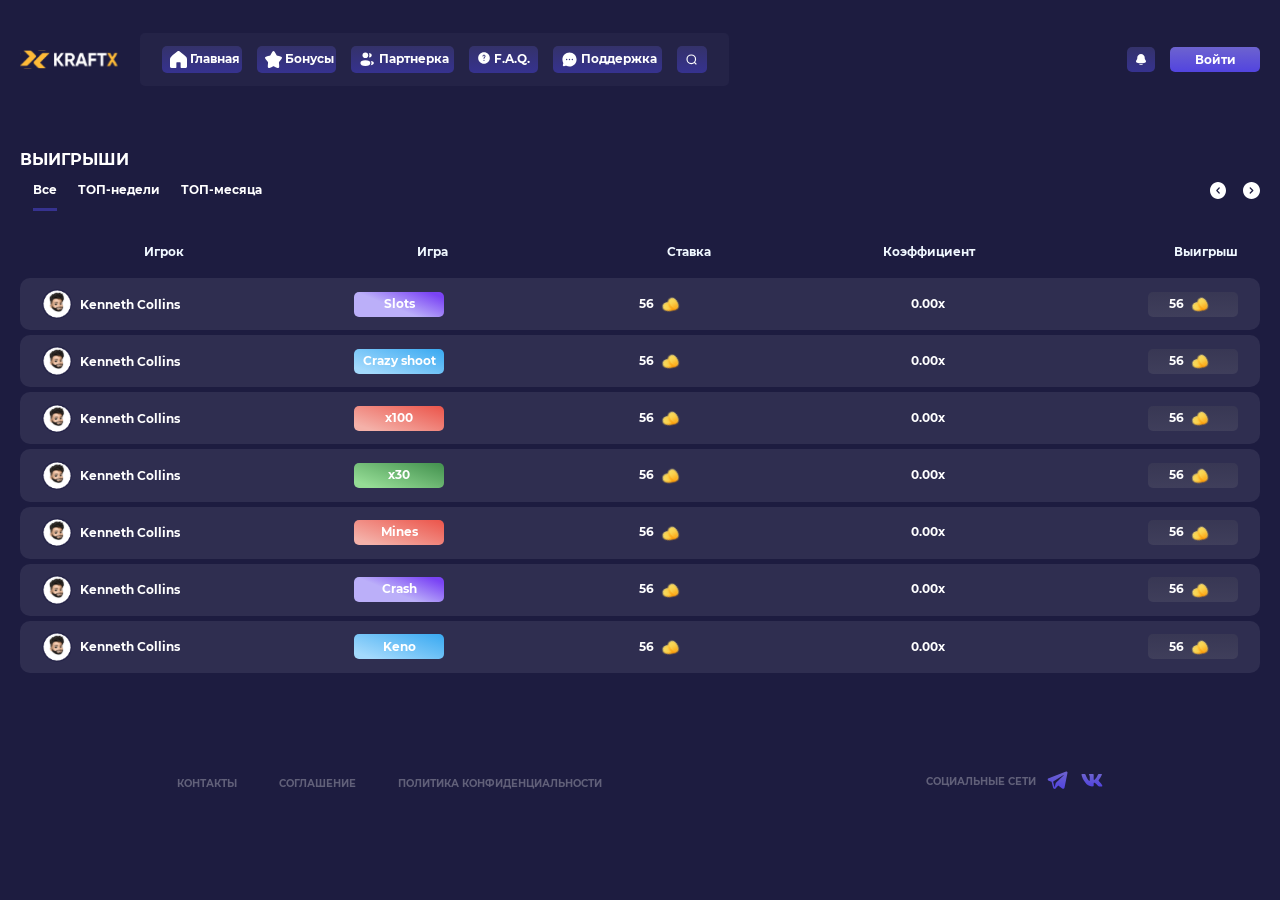
<file: records.html>
<!DOCTYPE html>
<html lang="ru">
  <head>
    <meta charset="UTF-8" />
    <meta name="viewport" content="width=device-width, initial-scale=1.0" />
    <link rel="stylesheet" href="css/main.css" />
    <title>Records</title>
  </head>
  <body class="page">
    <div class="wrapper">
      <header class="header">
        <div class="header__wrapper">
          <div class="header__inner">
            <img class="logo" src="img/logo.svg" alt="лого" />
            <ul class="header__list">
              <li>
                <img src="img/Vector.svg" alt="icon" />
                <a href="#">Главная</a>
              </li>
              <li>
                <img src="img/Vector (1).svg" alt="icon" />
                <a href="#">Бонусы</a>
              </li>
              <li>
                <img src="img/Vector(2).svg" alt="icon" />
                <a href="#">Партнерка</a>
              </li>
              <li>
                <a href="#"><img src="img/Vector(3).svg" alt="icon" /></a>
                <a href="#">F.A.Q.</a>
              </li>
              <li>
                <img src="img/Vector(4).svg" alt="icon" />
                <a href="#">Поддержка</a>
              </li>
              <li class="nav-search">
                <input class="input-search" type="text" placeholder="Поиск" />
                <img src="img/search.svg" alt="search" />
              </li>
            </ul>
            <div class="header__item-btn">
              <a href="#">
                <img
                  class="chat__send-wrap-img"
                  src="img/Vector(5).svg"
                  alt="иконка"
                />
              </a>
              <button class="header__in-button">Войти</button>
            </div>
            <div class="header__burger">
              <span></span>
            </div>
          </div>
        </div>
      </header>
      <div class="mobile-menu">
        <div class="mobile-menu-inner">
          <ul class="mobile-list">
            <li>
              <a class="link-mobile" href="">Главная</a>
            </li>
            <li>
              <a class="link-mobile" href="#">Бонусы</a>
            </li>
            <li>
              <a class="link-mobile" href="">Партнерка</a>
            </li>
            <li>
              <a class="link-mobile" href="#">FAQ</a>
            </li>
            <li>
              <a class="link-mobile" href="#">Поддержка</a>
            </li>
            <li class="nav-search-mobile">
              <input class="input-search" type="text" placeholder="Поиск" />
              <img src="img/search.svg" alt="search" />
            </li>
            <li>
              <button class="header__in-button-mob">Войти</button>
            </li>
          </ul>
        </div>
      </div>
      <main class="content">
        <div class="win-table-mw">
          <div class="win-table-mobile">
            <article>
              <div class="win__section">
                <h3>Выигрыши</h3>
                <div class="win-text">
                  <div class="win-text-top">
                    <p data-tab="tab-1" class="tab-button tab-active">Все</p>
                    <p data-tab="tab-2" class="tab-button">ТОП-недели</p>
                    <p data-tab="tab-3" class="tab-button">ТОП-месяца</p>
                  </div>

                  <div class="win-text__buttons">
                    <a href="#" id="button-prev"
                      ><img src="img/Vector (2).svg" alt="prev"
                    /></a>
                    <a href="#" id="button-next"
                      ><img src="img/Vector (33).svg" alt="next"
                    /></a>
                  </div>
                </div>
              </div>
            </article>

            <div class="winnings__section">
              <table>
                <thead>
                  <tr>
                    <th class="tr-left">Игрок</th>
                    <th class="tr-left">Игра</th>
                    <th class="tr-left">Ставка</th>
                    <th class="tr-left">Коэффициент</th>
                    <th class="tr-left">Выигрыш</th>
                  </tr>
                </thead>
                <tbody id="tab-1" class="tabs-content">
                  <tr>
                    <th>
                      <div class="tab-content__prof">
                        <img
                          class="tab-content__img"
                          src="img/img.png"
                          alt="аватар"
                        />
                        <p class="tab-content__name">Kenneth Collins</p>
                      </div>
                    </th>
                    <th>
                      <div class="lots lots1">Slots</div>
                    </th>
                    <th>
                      <div class="tab-content__count">
                        <p>56</p>
                        <img src="img/money.svg" alt="money" />
                      </div>
                    </th>
                    <th>
                      <p class="tab-content__kaf">0.00x</p>
                    </th>
                    <th>
                      <div class="tab-content__count tab-content__count2">
                        <p>56</p>
                        <img src="img/money.svg" alt="money" />
                      </div>
                    </th>
                  </tr>
                  <tr>
                    <th>
                      <div class="tab-content__prof">
                        <img
                          class="tab-content__img"
                          src="img/img.png"
                          alt="аватар"
                        />
                        <p class="tab-content__name">Kenneth Collins</p>
                      </div>
                    </th>
                    <th>
                      <div class="lots lots2">Crazy shoot</div>
                    </th>
                    <th>
                      <div class="tab-content__count">
                        <p>56</p>
                        <img src="img/money.svg" alt="money" />
                      </div>
                    </th>
                    <th>
                      <p class="tab-content__kaf">0.00x</p>
                    </th>
                    <th>
                      <div class="tab-content__count tab-content__count2">
                        <p>56</p>
                        <img src="img/money.svg" alt="money" />
                      </div>
                    </th>
                  </tr>
                  <tr>
                    <th>
                      <div class="tab-content__prof">
                        <img
                          class="tab-content__img"
                          src="img/img.png"
                          alt="аватар"
                        />
                        <p class="tab-content__name">Kenneth Collins</p>
                      </div>
                    </th>
                    <th>
                      <div class="lots lots3">x100</div>
                    </th>
                    <th>
                      <div class="tab-content__count">
                        <p>56</p>
                        <img src="img/money.svg" alt="money" />
                      </div>
                    </th>
                    <th>
                      <p class="tab-content__kaf">0.00x</p>
                    </th>
                    <th>
                      <div class="tab-content__count tab-content__count2">
                        <p>56</p>
                        <img src="img/money.svg" alt="money" />
                      </div>
                    </th>
                  </tr>
                  <tr>
                    <th>
                      <div class="tab-content__prof">
                        <img
                          class="tab-content__img"
                          src="img/img.png"
                          alt="аватар"
                        />
                        <p class="tab-content__name">Kenneth Collins</p>
                      </div>
                    </th>
                    <th>
                      <div class="lots lots4">x30</div>
                    </th>
                    <th>
                      <div class="tab-content__count">
                        <p>56</p>
                        <img src="img/money.svg" alt="money" />
                      </div>
                    </th>
                    <th>
                      <p class="tab-content__kaf">0.00x</p>
                    </th>
                    <th>
                      <div class="tab-content__count tab-content__count2">
                        <p>56</p>
                        <img src="img/money.svg" alt="money" />
                      </div>
                    </th>
                  </tr>
                  <tr>
                    <th>
                      <div class="tab-content__prof">
                        <img
                          class="tab-content__img"
                          src="img/img.png"
                          alt="аватар"
                        />
                        <p class="tab-content__name">Kenneth Collins</p>
                      </div>
                    </th>
                    <th>
                      <div class="lots lots3">Mines</div>
                    </th>
                    <th>
                      <div class="tab-content__count">
                        <p>56</p>
                        <img src="img/money.svg" alt="money" />
                      </div>
                    </th>
                    <th>
                      <p class="tab-content__kaf">0.00x</p>
                    </th>
                    <th>
                      <div class="tab-content__count tab-content__count2">
                        <p>56</p>
                        <img src="img/money.svg" alt="money" />
                      </div>
                    </th>
                  </tr>
                  <tr>
                    <th>
                      <div class="tab-content__prof">
                        <img
                          class="tab-content__img"
                          src="img/img.png"
                          alt="аватар"
                        />
                        <p class="tab-content__name">Kenneth Collins</p>
                      </div>
                    </th>
                    <th>
                      <div class="lots lots1">Crash</div>
                    </th>
                    <th>
                      <div class="tab-content__count">
                        <p>56</p>
                        <img src="img/money.svg" alt="money" />
                      </div>
                    </th>
                    <th>
                      <p class="tab-content__kaf">0.00x</p>
                    </th>
                    <th>
                      <div class="tab-content__count tab-content__count2">
                        <p>56</p>
                        <img src="img/money.svg" alt="money" />
                      </div>
                    </th>
                  </tr>
                  <tr>
                    <th>
                      <div class="tab-content__prof">
                        <img
                          class="tab-content__img"
                          src="img/img.png"
                          alt="аватар"
                        />
                        <p class="tab-content__name">Kenneth Collins</p>
                      </div>
                    </th>
                    <th>
                      <div class="lots lots2">Keno</div>
                    </th>
                    <th>
                      <div class="tab-content__count">
                        <p>56</p>
                        <img src="img/money.svg" alt="money" />
                      </div>
                    </th>
                    <th>
                      <p class="tab-content__kaf">0.00x</p>
                    </th>
                    <th>
                      <div class="tab-content__count tab-content__count2">
                        <p>56</p>
                        <img src="img/money.svg" alt="money" />
                      </div>
                    </th>
                  </tr>
                </tbody>
                <tbody id="tab-2" class="tabs-content tab-hidden">
                  <tr>
                    <th>
                      <div class="tab-content__prof">
                        <img
                          class="tab-content__img"
                          src="img/img.png"
                          alt="аватар"
                        />
                        <p class="tab-content__name">Kenneth Collins</p>
                      </div>
                    </th>
                    <th>
                      <div class="lots lots1">Slots</div>
                    </th>
                    <th>
                      <div class="tab-content__count">
                        <p>56</p>
                        <img src="img/money.svg" alt="money" />
                      </div>
                    </th>
                    <th>
                      <p class="tab-content__kaf">0.00x</p>
                    </th>
                    <th>
                      <div class="tab-content__count tab-content__count2">
                        <p>56</p>
                        <img src="img/money.svg" alt="money" />
                      </div>
                    </th>
                  </tr>
                  <tr>
                    <th>
                      <div class="tab-content__prof">
                        <img
                          class="tab-content__img"
                          src="img/img.png"
                          alt="аватар"
                        />
                        <p class="tab-content__name">Kenneth Collins</p>
                      </div>
                    </th>
                    <th>
                      <div class="lots lots2">Crazy shoot</div>
                    </th>
                    <th>
                      <div class="tab-content__count">
                        <p>56</p>
                        <img src="img/money.svg" alt="money" />
                      </div>
                    </th>
                    <th>
                      <p class="tab-content__kaf">0.00x</p>
                    </th>
                    <th>
                      <div class="tab-content__count tab-content__count2">
                        <p>56</p>
                        <img src="img/money.svg" alt="money" />
                      </div>
                    </th>
                  </tr>
                </tbody>
                <tbody id="tab-3" class="tabs-content tab-hidden">
                  <tr>
                    <th>
                      <div class="tab-content__prof">
                        <img
                          class="tab-content__img"
                          src="img/img.png"
                          alt="аватар"
                        />
                        <p class="tab-content__name">Kenneth Collins</p>
                      </div>
                    </th>
                    <th>
                      <div class="lots lots1">Slots</div>
                    </th>
                    <th>
                      <div class="tab-content__count">
                        <p>56</p>
                        <img src="img/money.svg" alt="money" />
                      </div>
                    </th>
                    <th>
                      <p class="tab-content__kaf">0.00x</p>
                    </th>
                    <th>
                      <div class="tab-content__count tab-content__count2">
                        <p>56</p>
                        <img src="img/money.svg" alt="money" />
                      </div>
                    </th>
                  </tr>
                </tbody>
              </table>
            </div>
          </div>
        </div>
      </main>
      <footer class="footer">
        <div class="footer__wrapper">
          <ul>
            <li>
              <a href="#">Контакты</a>
            </li>
            <li>
              <a href="#">Соглашение</a>
            </li>
            <li>
              <a href="#">Политика конфиденциальности</a>
            </li>
          </ul>
          <ul>
            <li>
              <p>социальные сети</p>
            </li>
            <li>
              <a href="#">
                <img src="img/telegram.svg" alt="telegram" />
              </a>
            </li>
            <li>
              <a href="#">
                <img src="img/vk.svg" alt="vk" />
              </a>
            </li>
          </ul>
        </div>
      </footer>
      <section class="nav-down">
        <ul>
          <li>
            <a href="level.html">уровень</a>
          </li>
          <li>
            <a href="chat.html">чат</a>
          </li>
          <li>
            <a href="">рекорды</a>
          </li>
        </ul>
      </section>
    </div>
    <script src="js/script.js"></script>
  </body>
</html>
</file>
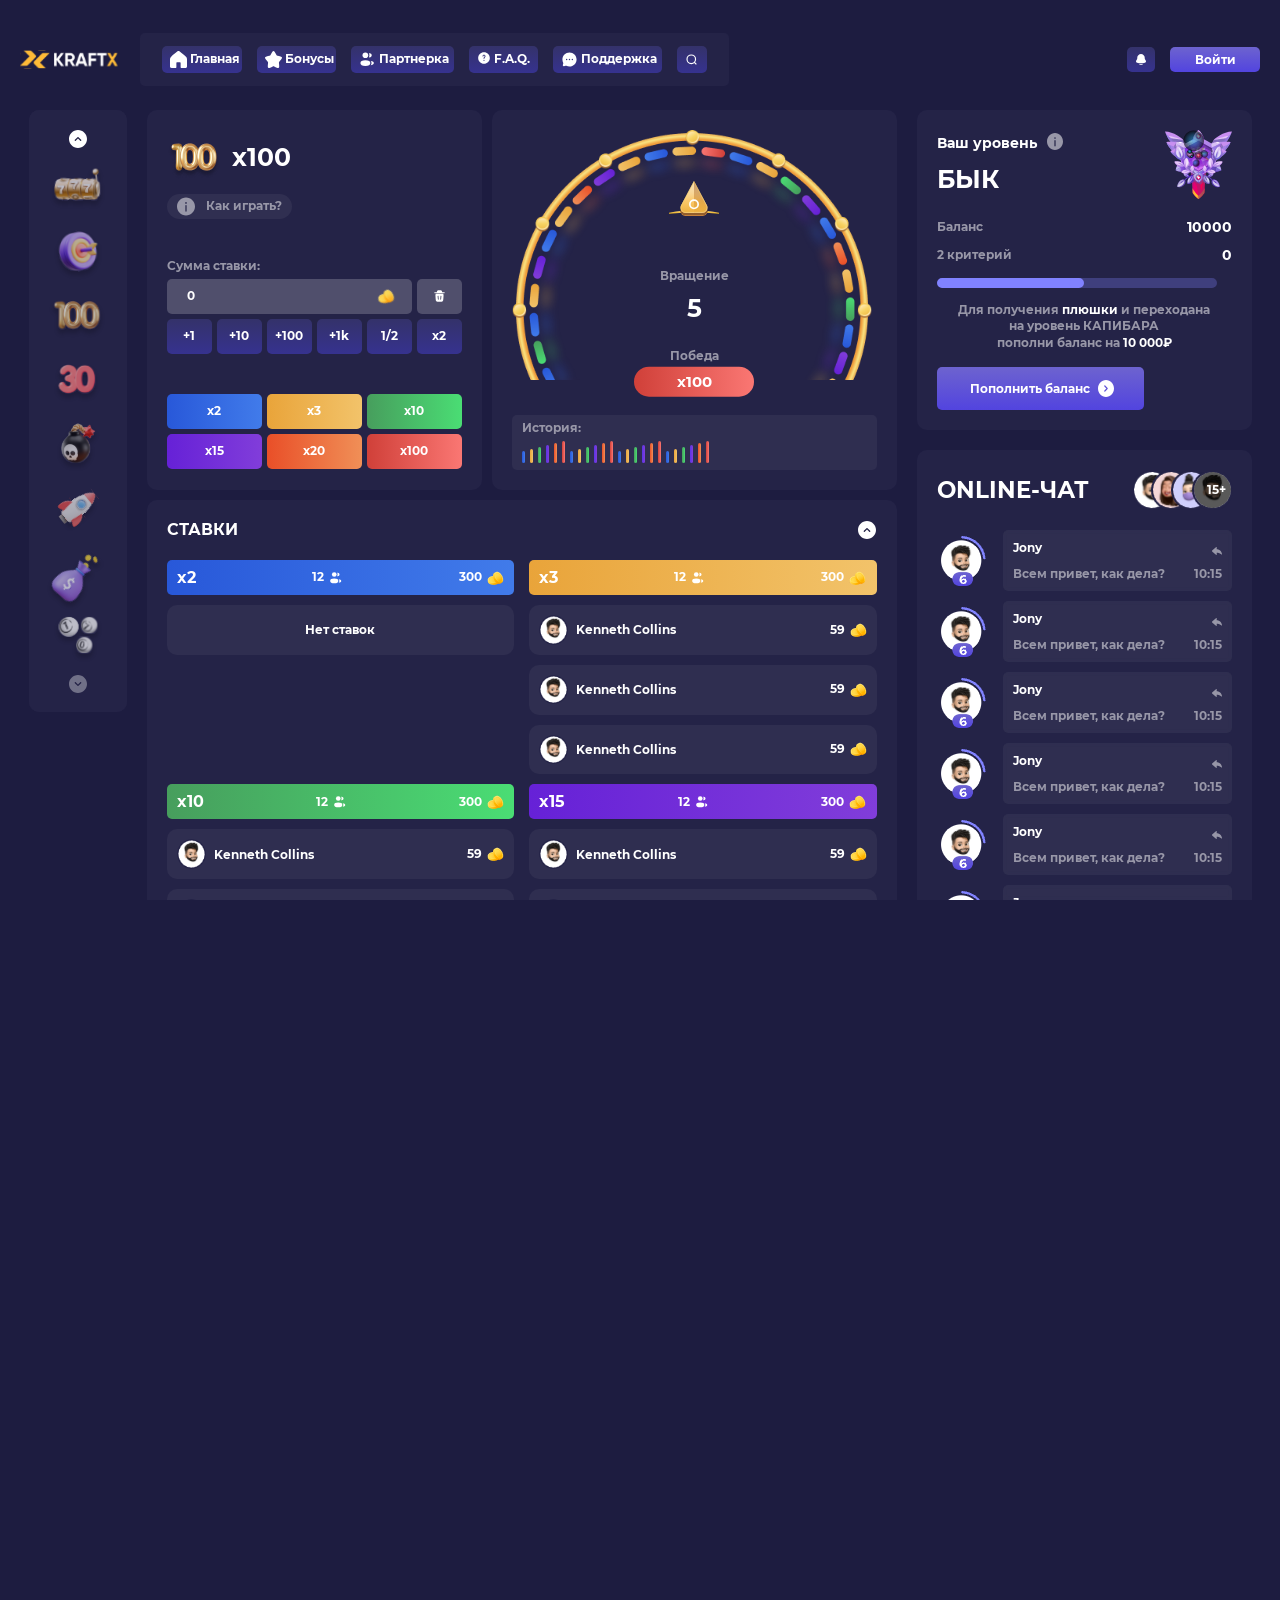
<file: x-hundred.html>
<!DOCTYPE html>
<html lang="ru">
  <head>
    <meta charset="UTF-8" />
    <meta name="viewport" content="width=device-width, initial-scale=1.0" />
    <link
      rel="stylesheet"
      href="https://cdn.jsdelivr.net/npm/swiper@11/swiper-bundle.min.css"
    />
    <link rel="stylesheet" href="css/main.css" />
    <title>X-100</title>
  </head>
  <body class="page">
    <div class="wrapper">
      <!--header-->
      <header class="header">
        <div class="header__wrapper">
          <div class="header__inner">
            <img class="logo" src="img/logo.svg" alt="лого" />
            <ul class="header__list">
              <li>
                <img src="img/Vector.svg" alt="icon" />
                <a href="#">Главная</a>
              </li>
              <li>
                <img src="img/Vector (1).svg" alt="icon" />
                <a href="#">Бонусы</a>
              </li>
              <li>
                <img src="img/Vector(2).svg" alt="icon" />
                <a href="#">Партнерка</a>
              </li>
              <li>
                <a href="#"><img src="img/Vector(3).svg" alt="icon" /></a>
                <a href="#">F.A.Q.</a>
              </li>
              <li>
                <img src="img/Vector(4).svg" alt="icon" />
                <a href="#">Поддержка</a>
              </li>
              <li class="nav-search">
                <input class="input-search" type="text" placeholder="Поиск" />
                <img src="img/search.svg" alt="search" />
              </li>
            </ul>
            <div class="header__item-btn">
              <a href="#">
                <img
                  class="chat__send-wrap-img"
                  src="img/Vector(5).svg"
                  alt="иконка"
                />
              </a>
              <button class="header__in-button">Войти</button>
            </div>
            <div class="header__burger">
              <span></span>
            </div>
          </div>
        </div>
      </header>
      <!--mobile menu-->
      <div class="mobile-menu">
        <div class="mobile-menu-inner">
          <ul class="mobile-list">
            <li>
              <a class="link-mobile" href="">Главная</a>
            </li>
            <li>
              <a class="link-mobile" href="#">Бонусы</a>
            </li>
            <li>
              <a class="link-mobile" href="">Партнерка</a>
            </li>
            <li>
              <a class="link-mobile" href="#">FAQ</a>
            </li>
            <li>
              <a class="link-mobile" href="#">Поддержка</a>
            </li>
            <li class="nav-search-mobile">
              <input class="input-search" type="text" placeholder="Поиск" />
              <img src="img/search.svg" alt="search" />
            </li>
            <li>
              <button class="header__in-button-mob">Войти</button>
            </li>
          </ul>
        </div>
      </div>
      <!--content-->
      <main class="content">
        <section class="main-section">
          <div class="container">
            <div class="main-section__wrapper x-hundred-wrapper">
              <!--the left slider-->
              <div class="aside-wrapper">
                <aside class="aside__first-two">
                  <span class="aside-top"></span>
                  <span class="aside-bottom"></span>
                  <div class="swiper-button-prev-two">
                    <img src="img/Vector (2).svg" alt="prev" />
                  </div>
                  <div class="swiper-button-next-two">
                    <img src="img/Vector (33).svg" alt="next" />
                  </div>
                  <div class="swiper swiper-two">
                    <div class="swiper-wrapper swiper-wrapper-two">
                      <div class="swiper-slide swiper-slide-two">
                        <a href="#" target="_blank">
                          <img class="slide-1" src="img/game1.svg" alt="" />
                        </a>
                        <div class="slide-hover"></div>
                      </div>
                      <div class="swiper-slide swiper-slide-two">
                        <a href="#" target="_blank">
                          <img class="slide-2" src="img/game2.svg" alt="" />
                        </a>
                        <div class="slide-hover"></div>
                      </div>
                      <div class="swiper-slide swiper-slide-two">
                        <a href="#" target="_blank">
                          <img class="slide-3" src="img/game3.svg" alt="" />
                        </a>
                        <div class="slide-hover"></div>
                      </div>
                      <div class="swiper-slide swiper-slide-two">
                        <a href="#" target="_blank">
                          <img class="slide-4" src="img/game4.svg" alt="" />
                        </a>
                        <div class="slide-hover"></div>
                      </div>
                      <div class="swiper-slide swiper-slide-two">
                        <a href="#" target="_blank">
                          <img class="slide-5" src="img/game5.svg" alt="" />
                        </a>
                        <div class="slide-hover"></div>
                      </div>
                      <div class="swiper-slide swiper-slide-two">
                        <a href="#" target="_blank">
                          <img class="slide-6" src="img/game6.svg" alt="" />
                        </a>
                        <div class="slide-hover"></div>
                      </div>
                      <div class="swiper-slide swiper-slide-two">
                        <a href="#" target="_blank">
                          <img class="slide-7" src="img/game7.svg" alt="" />
                        </a>
                        <div class="slide-hover"></div>
                      </div>
                      <div class="swiper-slide swiper-slide-two">
                        <a href="#" target="_blank">
                          <img class="slide-8" src="img/game8.svg" alt="" />
                        </a>
                        <div class="slide-hover"></div>
                      </div>
                      <div class="swiper-slide swiper-slide-two">
                        <a href="#" target="_blank">
                          <img class="slide-1" src="img/game1.svg" alt="" />
                        </a>
                        <div class="slide-hover"></div>
                      </div>
                      <div class="swiper-slide swiper-slide-two">
                        <a href="#" target="_blank">
                          <img class="slide-2" src="img/game2.svg" alt="" />
                        </a>
                        <div class="slide-hover"></div>
                      </div>
                      <div class="swiper-slide swiper-slide-two">
                        <a href="#" target="_blank">
                          <img class="slide-3" src="img/game3.svg" alt="" />
                        </a>
                        <div class="slide-hover"></div>
                      </div>
                    </div>
                  </div>
                </aside>
                <span class="aside-button aside-button-x-hundred">
                  <div class="aside-button-info aside-button-info-x-hundred">
                    <span></span>
                    <p>1000</p>
                  </div>
                </span>
              </div>
              <!--x-hundred section-->
              <div class="baners">
                <div class="x-hundred-top">
                  <div class="x-hundred-top__left">
                    <div class="x-hundred-top__left-top">
                      <div class="x-hundred-top__left-top-item">
                        <img src="./img/x-100.png" alt="игра" />
                        <h1>x100</h1>
                      </div>
                      <div
                        class="x-hundred-top__left-top-info"
                        onclick="openPopupModal()"
                      >
                        <img src="./img/x-info.svg" alt="иконка" />
                        <p>Как играть?</p>
                      </div>
                    </div>
                    <form action="#" class="x-hundred-top__left-centr">
                      <label for="name">Сумма ставки:</label>
                      <div class="x-hundred-input-item">
                        <div class="x-hundred-input-item-box">
                          <input
                            type="text"
                            id="name"
                            name="name"
                            placeholder="0"
                          />
                          <img src="img/money.svg" alt="money" />
                        </div>
                        <button type="#">
                          <img src="./img/bascet.svg" alt="" />
                        </button>
                      </div>
                      <ul class="x-hundred-top__left-centr-list">
                        <li>+1</li>
                        <li>+10</li>
                        <li>+100</li>
                        <li>+1k</li>
                        <li>1/2</li>
                        <li>x2</li>
                      </ul>
                    </form>
                    <div class="x-hundred-top__left-bottom">
                      <button class="item-x2">x2</button>
                      <button class="item-x3">x3</button>
                      <button class="item-x10">x10</button>
                      <button class="item-x15">x15</button>
                      <button class="item-x20">x20</button>
                      <button class="item-x100">x100</button>
                    </div>
                  </div>
                  <div class="x-hundred-top__circle">
                    <div class="circle-wrapper">
                      <div class="circle-inner rotation"></div>
                    </div>
                    <img src="./img/circle-arrow.svg" alt="стрелка" />
                    <!--таймер-->
                    <div class="x-hundred-top__circle-timer">
                      <p>До следующего раунда:</p>
                      <h3>00:30</h3>
                      <span class="circle-span"></span>
                    </div>
                    <!--вращение 10-->
                    <div class="x-hundred-top__circle-timer circle-timer-10">
                      <p>Вращение</p>
                      <h3>10</h3>
                    </div>
                    <!--вращение 5-->
                    <div
                      class="x-hundred-top__circle-timer circle-timer-5 active"
                    >
                      <p>Вращение</p>
                      <h3>5</h3>
                    </div>
                    <!--Победа-->
                    <div class="timer-win-item active">
                      <p>Победа</p>
                      <div class="win-sector">
                        <div class="win-sector-x2">x2</div>
                        <div class="win-sector-x3">x3</div>
                        <div class="win-sector-x10">x10</div>
                        <div class="win-sector-x15">x15</div>
                        <div class="win-sector-x20">x20</div>
                        <div class="win-sector-x100 active">x100</div>
                      </div>
                    </div>
                    <div class="x-hundred-top__circle-history-wrapper">
                      <div class="x-hundred-top__circle-history">
                        <h4>История:</h4>

                        <div class="progress-history">
                          <span class="x-2"></span>
                          <span class="x-3"></span>
                          <span class="x-10"></span>
                          <span class="x-15"></span>
                          <span class="x-20"></span>
                          <span class="x-100"></span>
                          <span class="x-2"></span>
                          <span class="x-3"></span>
                          <span class="x-10"></span>
                          <span class="x-15"></span>
                          <span class="x-20"></span>
                          <span class="x-100"></span>
                          <span class="x-2"></span>
                          <span class="x-3"></span>
                          <span class="x-10"></span>
                          <span class="x-15"></span>
                          <span class="x-20"></span>
                          <span class="x-100"></span>
                          <span class="x-2"></span>
                          <span class="x-3"></span>
                          <span class="x-10"></span>
                          <span class="x-15"></span>
                          <span class="x-20"></span>
                          <span class="x-100"></span>
                        </div>
                      </div>
                    </div>
                  </div>
                </div>
                <div class="bids">
                  <div class="bids__title">
                    <h2>Ставки</h2>
                    <img
                      class="toggleButton"
                      src="./img/arrow-w.svg"
                      alt="иконка"
                    />
                  </div>
                  <div class="bids__item-box">
                    <!--x2-->
                    <div class="bids__item">
                      <div class="bids__item-top">
                        <span class="item-top-x2"></span>
                        <p class="bids__num">x2</p>
                      </div>
                      <div class="bids__item-bottom">
                        <div class="bids__item-count">
                          <p class="count-men">12</p>
                          <img src="./img/count-men.svg" alt="иконка" />
                        </div>
                        <div class="bids__item-count">
                          <p>300</p>
                          <img src="img/c-cash.png" alt="money" />
                        </div>
                      </div>
                    </div>
                    <!--x3-->
                    <div class="bids__item">
                      <div class="bids__item-top">
                        <span class="item-top-x3"></span>
                        <p class="bids__num">x3</p>
                      </div>
                      <div class="bids__item-bottom">
                        <div class="bids__item-count">
                          <p class="count-men">12</p>
                          <img src="./img/count-men.svg" alt="иконка" />
                        </div>
                        <div class="bids__item-count">
                          <p>300</p>
                          <img src="img/c-cash.png" alt="money" />
                        </div>
                      </div>
                    </div>
                    <!--x10-->
                    <div class="bids__item">
                      <div class="bids__item-top">
                        <span class="item-top-x10"></span>
                        <p class="bids__num">x10</p>
                      </div>
                      <div class="bids__item-bottom">
                        <div class="bids__item-count">
                          <p class="count-men">12</p>
                          <img src="./img/count-men.svg" alt="иконка" />
                        </div>
                        <div class="bids__item-count">
                          <p>300</p>
                          <img src="img/c-cash.png" alt="money" />
                        </div>
                      </div>
                    </div>
                    <!--x15-->
                    <div class="bids__item">
                      <div class="bids__item-top">
                        <span class="item-top-x15"></span>
                        <p class="bids__num">x15</p>
                      </div>
                      <div class="bids__item-bottom">
                        <div class="bids__item-count">
                          <p class="count-men">12</p>
                          <img src="./img/count-men.svg" alt="иконка" />
                        </div>
                        <div class="bids__item-count">
                          <p>300</p>
                          <img src="img/c-cash.png" alt="money" />
                        </div>
                      </div>
                    </div>
                    <!--x20-->
                    <div class="bids__item">
                      <div class="bids__item-top">
                        <span class="item-top-x20"></span>
                        <p class="bids__num">x20</p>
                      </div>
                      <div class="bids__item-bottom">
                        <div class="bids__item-count">
                          <p class="count-men">12</p>
                          <img src="./img/count-men.svg" alt="иконка" />
                        </div>
                        <div class="bids__item-count">
                          <p>300</p>
                          <img src="img/c-cash.png" alt="money" />
                        </div>
                      </div>
                    </div>
                    <!--x100-->
                    <div class="bids__item">
                      <div class="bids__item-top">
                        <span class="item-top-x100"></span>
                        <p class="bids__num">x100</p>
                      </div>
                      <div class="bids__item-bottom">
                        <div class="bids__item-count">
                          <p class="count-men">12</p>
                          <img src="./img/count-men.svg" alt="иконка" />
                        </div>
                        <div class="bids__item-count">
                          <p>300</p>
                          <img src="img/c-cash.png" alt="money" />
                        </div>
                      </div>
                    </div>
                  </div>
                  <!--общий контейнер сделанных ставок-->
                  <div class="bids__item-box-full active">
                    <!--x2-->
                    <div class="bids__item-full">
                      <div class="bids__item-full-top item-top-x2">
                        <p class="bids__num">x2</p>
                        <div class="bids__item-count">
                          <p class="count-men">12</p>
                          <img src="./img/count-men.svg" alt="иконка" />
                        </div>
                        <div class="bids__item-count">
                          <p>300</p>
                          <img src="img/c-cash.png" alt="money" />
                        </div>
                      </div>
                      <!--div  нет ставок-->
                      <div class="no-bids">
                        <p>Нет ставок</p>
                      </div>
                    </div>
                    <!--x3-->
                    <div class="bids__item-full">
                      <div class="bids__item-full-top item-top-x3">
                        <p class="bids__num">x3</p>
                        <div class="bids__item-count">
                          <p class="count-men">12</p>
                          <img src="./img/count-men.svg" alt="иконка" />
                        </div>
                        <div class="bids__item-count">
                          <p>300</p>
                          <img src="img/c-cash.png" alt="money" />
                        </div>
                      </div>
                      <!--контейнер сделанных ставок-->
                      <div class="item-full-list-wrapper">
                        <div class="bids__item-full-list">
                          <!--сделанная ставка-->
                          <div class="item-full-list">
                            <div class="tab-content__prof">
                              <img
                                class="tab-content__img"
                                src="img/img.png"
                                alt="аватар"
                              />
                              <p class="tab-content__name">Kenneth Collins</p>
                            </div>
                            <div class="bids__item-count">
                              <p>59</p>
                              <img src="img/c-cash.png" alt="money" />
                            </div>
                          </div>
                          <!--сделанная ставка-->
                          <div class="item-full-list">
                            <div class="tab-content__prof">
                              <img
                                class="tab-content__img"
                                src="img/img.png"
                                alt="аватар"
                              />
                              <p class="tab-content__name">Kenneth Collins</p>
                            </div>
                            <div class="bids__item-count">
                              <p>59</p>
                              <img src="img/c-cash.png" alt="money" />
                            </div>
                          </div>
                          <!--сделанная ставка-->
                          <div class="item-full-list">
                            <div class="tab-content__prof">
                              <img
                                class="tab-content__img"
                                src="img/img.png"
                                alt="аватар"
                              />
                              <p class="tab-content__name">Kenneth Collins</p>
                            </div>
                            <div class="bids__item-count">
                              <p>59</p>
                              <img src="img/c-cash.png" alt="money" />
                            </div>
                          </div>
                          <!--сделанная ставка-->
                          <div class="item-full-list">
                            <div class="tab-content__prof">
                              <img
                                class="tab-content__img"
                                src="img/img.png"
                                alt="аватар"
                              />
                              <p class="tab-content__name">Kenneth Collins</p>
                            </div>
                            <div class="bids__item-count">
                              <p>59</p>
                              <img src="img/c-cash.png" alt="money" />
                            </div>
                          </div>
                        </div>
                      </div>
                    </div>
                    <!--x10-->
                    <div class="bids__item-full">
                      <div class="bids__item-full-top item-top-x10">
                        <p class="bids__num">x10</p>
                        <div class="bids__item-count">
                          <p class="count-men">12</p>
                          <img src="./img/count-men.svg" alt="иконка" />
                        </div>
                        <div class="bids__item-count">
                          <p>300</p>
                          <img src="img/c-cash.png" alt="money" />
                        </div>
                      </div>
                      <!--контейнер сделанных ставок-->
                      <div class="item-full-list-wrapper">
                        <div class="bids__item-full-list">
                          <!--сделанная ставка-->
                          <div class="item-full-list">
                            <div class="tab-content__prof">
                              <img
                                class="tab-content__img"
                                src="img/img.png"
                                alt="аватар"
                              />
                              <p class="tab-content__name">Kenneth Collins</p>
                            </div>
                            <div class="bids__item-count">
                              <p>59</p>
                              <img src="img/c-cash.png" alt="money" />
                            </div>
                          </div>
                          <!--сделанная ставка-->
                          <div class="item-full-list">
                            <div class="tab-content__prof">
                              <img
                                class="tab-content__img"
                                src="img/img.png"
                                alt="аватар"
                              />
                              <p class="tab-content__name">Kenneth Collins</p>
                            </div>
                            <div class="bids__item-count">
                              <p>59</p>
                              <img src="img/c-cash.png" alt="money" />
                            </div>
                          </div>
                          <!--сделанная ставка-->
                          <div class="item-full-list">
                            <div class="tab-content__prof">
                              <img
                                class="tab-content__img"
                                src="img/img.png"
                                alt="аватар"
                              />
                              <p class="tab-content__name">Kenneth Collins</p>
                            </div>
                            <div class="bids__item-count">
                              <p>59</p>
                              <img src="img/c-cash.png" alt="money" />
                            </div>
                          </div>
                          <!--сделанная ставка-->
                          <div class="item-full-list">
                            <div class="tab-content__prof">
                              <img
                                class="tab-content__img"
                                src="img/img.png"
                                alt="аватар"
                              />
                              <p class="tab-content__name">Kenneth Collins</p>
                            </div>
                            <div class="bids__item-count">
                              <p>59</p>
                              <img src="img/c-cash.png" alt="money" />
                            </div>
                          </div>
                        </div>
                      </div>
                    </div>
                    <!--x15-->
                    <div class="bids__item-full">
                      <div class="bids__item-full-top item-top-x15">
                        <p class="bids__num">x15</p>
                        <div class="bids__item-count">
                          <p class="count-men">12</p>
                          <img src="./img/count-men.svg" alt="иконка" />
                        </div>
                        <div class="bids__item-count">
                          <p>300</p>
                          <img src="img/c-cash.png" alt="money" />
                        </div>
                      </div>
                      <!--контейнер сделанных ставок-->
                      <div class="item-full-list-wrapper">
                        <div class="bids__item-full-list">
                          <!--сделанная ставка-->
                          <div class="item-full-list">
                            <div class="tab-content__prof">
                              <img
                                class="tab-content__img"
                                src="img/img.png"
                                alt="аватар"
                              />
                              <p class="tab-content__name">Kenneth Collins</p>
                            </div>
                            <div class="bids__item-count">
                              <p>59</p>
                              <img src="img/c-cash.png" alt="money" />
                            </div>
                          </div>
                          <!--сделанная ставка-->
                          <div class="item-full-list">
                            <div class="tab-content__prof">
                              <img
                                class="tab-content__img"
                                src="img/img.png"
                                alt="аватар"
                              />
                              <p class="tab-content__name">Kenneth Collins</p>
                            </div>
                            <div class="bids__item-count">
                              <p>59</p>
                              <img src="img/c-cash.png" alt="money" />
                            </div>
                          </div>
                          <!--сделанная ставка-->
                          <div class="item-full-list">
                            <div class="tab-content__prof">
                              <img
                                class="tab-content__img"
                                src="img/img.png"
                                alt="аватар"
                              />
                              <p class="tab-content__name">Kenneth Collins</p>
                            </div>
                            <div class="bids__item-count">
                              <p>59</p>
                              <img src="img/c-cash.png" alt="money" />
                            </div>
                          </div>
                          <!--сделанная ставка-->
                          <div class="item-full-list">
                            <div class="tab-content__prof">
                              <img
                                class="tab-content__img"
                                src="img/img.png"
                                alt="аватар"
                              />
                              <p class="tab-content__name">Kenneth Collins</p>
                            </div>
                            <div class="bids__item-count">
                              <p>59</p>
                              <img src="img/c-cash.png" alt="money" />
                            </div>
                          </div>
                        </div>
                      </div>
                    </div>
                    <!--x20-->
                    <div class="bids__item-full">
                      <div class="bids__item-full-top item-top-x20">
                        <p class="bids__num">x20</p>
                        <div class="bids__item-count">
                          <p class="count-men">12</p>
                          <img src="./img/count-men.svg" alt="иконка" />
                        </div>
                        <div class="bids__item-count">
                          <p>300</p>
                          <img src="img/c-cash.png" alt="money" />
                        </div>
                      </div>
                      <!--контейнер сделанных ставок-->
                      <div class="item-full-list-wrapper">
                        <div class="bids__item-full-list">
                          <!--сделанная ставка-->
                          <div class="item-full-list">
                            <div class="tab-content__prof">
                              <img
                                class="tab-content__img"
                                src="img/img.png"
                                alt="аватар"
                              />
                              <p class="tab-content__name">Kenneth Collins</p>
                            </div>
                            <div class="bids__item-count">
                              <p>59</p>
                              <img src="img/c-cash.png" alt="money" />
                            </div>
                          </div>
                          <!--сделанная ставка-->
                          <div class="item-full-list">
                            <div class="tab-content__prof">
                              <img
                                class="tab-content__img"
                                src="img/img.png"
                                alt="аватар"
                              />
                              <p class="tab-content__name">Kenneth Collins</p>
                            </div>
                            <div class="bids__item-count">
                              <p>59</p>
                              <img src="img/c-cash.png" alt="money" />
                            </div>
                          </div>
                          <!--сделанная ставка-->
                          <div class="item-full-list">
                            <div class="tab-content__prof">
                              <img
                                class="tab-content__img"
                                src="img/img.png"
                                alt="аватар"
                              />
                              <p class="tab-content__name">Kenneth Collins</p>
                            </div>
                            <div class="bids__item-count">
                              <p>59</p>
                              <img src="img/c-cash.png" alt="money" />
                            </div>
                          </div>
                          <!--сделанная ставка-->
                          <div class="item-full-list">
                            <div class="tab-content__prof">
                              <img
                                class="tab-content__img"
                                src="img/img.png"
                                alt="аватар"
                              />
                              <p class="tab-content__name">Kenneth Collins</p>
                            </div>
                            <div class="bids__item-count">
                              <p>59</p>
                              <img src="img/c-cash.png" alt="money" />
                            </div>
                          </div>
                        </div>
                      </div>
                    </div>
                    <!--x100-->
                    <div class="bids__item-full">
                      <div class="bids__item-full-top item-top-x100">
                        <p class="bids__num">x100</p>
                        <div class="bids__item-count">
                          <p class="count-men">12</p>
                          <img src="./img/count-men.svg" alt="иконка" />
                        </div>
                        <div class="bids__item-count">
                          <p>300</p>
                          <img src="img/c-cash.png" alt="money" />
                        </div>
                      </div>
                      <!--контейнер сделанных ставок-->
                      <div class="item-full-list-wrapper">
                        <div class="bids__item-full-list">
                          <!--сделанная ставка-->
                          <div class="item-full-list">
                            <div class="tab-content__prof">
                              <img
                                class="tab-content__img"
                                src="img/img.png"
                                alt="аватар"
                              />
                              <p class="tab-content__name">Kenneth Collins</p>
                            </div>
                            <div class="bids__item-count">
                              <p>59</p>
                              <img src="img/c-cash.png" alt="money" />
                            </div>
                          </div>
                          <!--сделанная ставка-->
                          <div class="item-full-list">
                            <div class="tab-content__prof">
                              <img
                                class="tab-content__img"
                                src="img/img.png"
                                alt="аватар"
                              />
                              <p class="tab-content__name">Kenneth Collins</p>
                            </div>
                            <div class="bids__item-count">
                              <p>59</p>
                              <img src="img/c-cash.png" alt="money" />
                            </div>
                          </div>
                          <!--сделанная ставка-->
                          <div class="item-full-list">
                            <div class="tab-content__prof">
                              <img
                                class="tab-content__img"
                                src="img/img.png"
                                alt="аватар"
                              />
                              <p class="tab-content__name">Kenneth Collins</p>
                            </div>
                            <div class="bids__item-count">
                              <p>59</p>
                              <img src="img/c-cash.png" alt="money" />
                            </div>
                          </div>
                          <!--сделанная ставка-->
                          <div class="item-full-list">
                            <div class="tab-content__prof">
                              <img
                                class="tab-content__img"
                                src="img/img.png"
                                alt="аватар"
                              />
                              <p class="tab-content__name">Kenneth Collins</p>
                            </div>
                            <div class="bids__item-count">
                              <p>59</p>
                              <img src="img/c-cash.png" alt="money" />
                            </div>
                          </div>
                        </div>
                      </div>
                    </div>
                  </div>
                </div>
                <!--the winnings section-->
                <div class="win-table">
                  <div class="win__section">
                    <h3>Выигрыши</h3>
                    <div class="win-text">
                      <div class="win-text-top">
                        <p data-tab="tab-1" class="tab-button tab-active">
                          Все
                        </p>
                        <p data-tab="tab-2" class="tab-button">ТОП-недели</p>
                        <p data-tab="tab-3" class="tab-button">ТОП-месяца</p>
                      </div>

                      <div class="win-text__buttons">
                        <a href="#" id="button-prev"
                          ><img src="img/Vector (2).svg" alt="prev"
                        /></a>
                        <a href="#" id="button-next"
                          ><img src="img/Vector (33).svg" alt="next"
                        /></a>
                      </div>
                    </div>
                  </div>
                  <div class="winnings__section">
                    <table>
                      <thead>
                        <tr>
                          <th class="tr-left">Игрок</th>
                          <th class="tr-left">Игра</th>
                          <th class="tr-left">Ставка</th>
                          <th class="tr-left">Коэффициент</th>
                          <th class="tr-left">Выигрыш</th>
                        </tr>
                      </thead>
                      <tbody id="tab-1" class="tabs-content">
                        <tr>
                          <th>
                            <div class="tab-content__prof">
                              <img
                                class="tab-content__img"
                                src="img/img.png"
                                alt="аватар"
                              />
                              <p class="tab-content__name">Kenneth Collins</p>
                            </div>
                          </th>
                          <th>
                            <div class="lots lots1">Slots</div>
                          </th>
                          <th>
                            <div class="tab-content__count">
                              <p>56</p>
                              <img src="img/money.svg" alt="money" />
                            </div>
                          </th>
                          <th>
                            <p class="tab-content__kaf">0.00x</p>
                          </th>
                          <th>
                            <div class="tab-content__count tab-content__count2">
                              <p>56</p>
                              <img src="img/money.svg" alt="money" />
                            </div>
                          </th>
                        </tr>
                        <tr>
                          <th>
                            <div class="tab-content__prof">
                              <img
                                class="tab-content__img"
                                src="img/img.png"
                                alt="аватар"
                              />
                              <p class="tab-content__name">Kenneth Collins</p>
                            </div>
                          </th>
                          <th>
                            <div class="lots lots2">Crazy shoot</div>
                          </th>
                          <th>
                            <div class="tab-content__count">
                              <p>56</p>
                              <img src="img/money.svg" alt="money" />
                            </div>
                          </th>
                          <th>
                            <p class="tab-content__kaf">0.00x</p>
                          </th>
                          <th>
                            <div class="tab-content__count tab-content__count2">
                              <p>56</p>
                              <img src="img/money.svg" alt="money" />
                            </div>
                          </th>
                        </tr>
                        <tr>
                          <th>
                            <div class="tab-content__prof">
                              <img
                                class="tab-content__img"
                                src="img/img.png"
                                alt="аватар"
                              />
                              <p class="tab-content__name">Kenneth Collins</p>
                            </div>
                          </th>
                          <th>
                            <div class="lots lots3">x100</div>
                          </th>
                          <th>
                            <div class="tab-content__count">
                              <p>56</p>
                              <img src="img/money.svg" alt="money" />
                            </div>
                          </th>
                          <th>
                            <p class="tab-content__kaf">0.00x</p>
                          </th>
                          <th>
                            <div class="tab-content__count tab-content__count2">
                              <p>56</p>
                              <img src="img/money.svg" alt="money" />
                            </div>
                          </th>
                        </tr>
                        <tr>
                          <th>
                            <div class="tab-content__prof">
                              <img
                                class="tab-content__img"
                                src="img/img.png"
                                alt="аватар"
                              />
                              <p class="tab-content__name">Kenneth Collins</p>
                            </div>
                          </th>
                          <th>
                            <div class="lots lots4">x30</div>
                          </th>
                          <th>
                            <div class="tab-content__count">
                              <p>56</p>
                              <img src="img/money.svg" alt="money" />
                            </div>
                          </th>
                          <th>
                            <p class="tab-content__kaf">0.00x</p>
                          </th>
                          <th>
                            <div class="tab-content__count tab-content__count2">
                              <p>56</p>
                              <img src="img/money.svg" alt="money" />
                            </div>
                          </th>
                        </tr>
                        <tr>
                          <th>
                            <div class="tab-content__prof">
                              <img
                                class="tab-content__img"
                                src="img/img.png"
                                alt="аватар"
                              />
                              <p class="tab-content__name">Kenneth Collins</p>
                            </div>
                          </th>
                          <th>
                            <div class="lots lots3">Mines</div>
                          </th>
                          <th>
                            <div class="tab-content__count">
                              <p>56</p>
                              <img src="img/money.svg" alt="money" />
                            </div>
                          </th>
                          <th>
                            <p class="tab-content__kaf">0.00x</p>
                          </th>
                          <th>
                            <div class="tab-content__count tab-content__count2">
                              <p>56</p>
                              <img src="img/money.svg" alt="money" />
                            </div>
                          </th>
                        </tr>
                        <tr>
                          <th>
                            <div class="tab-content__prof">
                              <img
                                class="tab-content__img"
                                src="img/img.png"
                                alt="аватар"
                              />
                              <p class="tab-content__name">Kenneth Collins</p>
                            </div>
                          </th>
                          <th>
                            <div class="lots lots1">Crash</div>
                          </th>
                          <th>
                            <div class="tab-content__count">
                              <p>56</p>
                              <img src="img/money.svg" alt="money" />
                            </div>
                          </th>
                          <th>
                            <p class="tab-content__kaf">0.00x</p>
                          </th>
                          <th>
                            <div class="tab-content__count tab-content__count2">
                              <p>56</p>
                              <img src="img/money.svg" alt="money" />
                            </div>
                          </th>
                        </tr>
                        <tr>
                          <th>
                            <div class="tab-content__prof">
                              <img
                                class="tab-content__img"
                                src="img/img.png"
                                alt="аватар"
                              />
                              <p class="tab-content__name">Kenneth Collins</p>
                            </div>
                          </th>
                          <th>
                            <div class="lots lots2">Keno</div>
                          </th>
                          <th>
                            <div class="tab-content__count">
                              <p>56</p>
                              <img src="img/money.svg" alt="money" />
                            </div>
                          </th>
                          <th>
                            <p class="tab-content__kaf">0.00x</p>
                          </th>
                          <th>
                            <div class="tab-content__count tab-content__count2">
                              <p>56</p>
                              <img src="img/money.svg" alt="money" />
                            </div>
                          </th>
                        </tr>
                      </tbody>
                      <tbody id="tab-2" class="tabs-content tab-hidden">
                        <tr>
                          <th>
                            <div class="tab-content__prof">
                              <img
                                class="tab-content__img"
                                src="img/img.png"
                                alt="аватар"
                              />
                              <p class="tab-content__name">Kenneth Collins</p>
                            </div>
                          </th>
                          <th>
                            <div class="lots lots1">Slots</div>
                          </th>
                          <th>
                            <div class="tab-content__count">
                              <p>56</p>
                              <img src="img/money.svg" alt="money" />
                            </div>
                          </th>
                          <th>
                            <p class="tab-content__kaf">0.00x</p>
                          </th>
                          <th>
                            <div class="tab-content__count tab-content__count2">
                              <p>56</p>
                              <img src="img/money.svg" alt="money" />
                            </div>
                          </th>
                        </tr>
                        <tr>
                          <th>
                            <div class="tab-content__prof">
                              <img
                                class="tab-content__img"
                                src="img/img.png"
                                alt="аватар"
                              />
                              <p class="tab-content__name">Kenneth Collins</p>
                            </div>
                          </th>
                          <th>
                            <div class="lots lots2">Crazy shoot</div>
                          </th>
                          <th>
                            <div class="tab-content__count">
                              <p>56</p>
                              <img src="img/money.svg" alt="money" />
                            </div>
                          </th>
                          <th>
                            <p class="tab-content__kaf">0.00x</p>
                          </th>
                          <th>
                            <div class="tab-content__count tab-content__count2">
                              <p>56</p>
                              <img src="img/money.svg" alt="money" />
                            </div>
                          </th>
                        </tr>
                      </tbody>
                      <tbody id="tab-3" class="tabs-content tab-hidden">
                        <tr>
                          <th>
                            <div class="tab-content__prof">
                              <img
                                class="tab-content__img"
                                src="img/img.png"
                                alt="аватар"
                              />
                              <p class="tab-content__name">Kenneth Collins</p>
                            </div>
                          </th>
                          <th>
                            <div class="lots lots1">Slots</div>
                          </th>
                          <th>
                            <div class="tab-content__count">
                              <p>56</p>
                              <img src="img/money.svg" alt="money" />
                            </div>
                          </th>
                          <th>
                            <p class="tab-content__kaf">0.00x</p>
                          </th>
                          <th>
                            <div class="tab-content__count tab-content__count2">
                              <p>56</p>
                              <img src="img/money.svg" alt="money" />
                            </div>
                          </th>
                        </tr>
                      </tbody>
                    </table>
                  </div>
                </div>
              </div>
              <!--level and chat section-->
              <div class="aside-left-wrapper">
                <div class="aside-left">
                  <div class="aside-left__top">
                    <div class="aside-left__top-item">
                      <div class="aside-left__top-text">
                        <p>Ваш уровень</p>
                        <a class="info-visible" href="#"
                          ><img src="img/Vector (32).svg" alt="icon" />
                          <div class="info-hidden"></div
                        ></a>
                      </div>
                      <h4>Бык</h4>
                    </div>
                    <div class="aside-left__top-image">
                      <img src="img/Group.svg" alt="icon" />
                    </div>
                  </div>
                  <div class="aside-left__centr">
                    <div class="aside-left__centr-text">
                      <p>Баланс</p>
                      <span>10000</span>
                    </div>
                    <div class="aside-left__centr-text">
                      <p>2 критерий</p>
                      <span>0</span>
                    </div>
                  </div>
                  <div class="aside-level-line__container">
                    <div class="aside-level__line-1"></div>
                    <div class="aside-level__line-2"></div>
                  </div>
                  <div class="get-bounuses">
                    <p>Для получения <span>плюшки</span> и переходана</p>
                    <p>на уровень КАПИБАРА</p>
                    <p>пополни баланс на <span>10 000₽</span></p>
                  </div>
                  <div class="up-balance">
                    <button class="btn-hover">
                      <a href="#">Пополнить баланс</a>
                      <img
                        class="btn-hover-img"
                        src="img/Vector (6).svg"
                        alt="icon"
                      />
                    </button>
                  </div>
                </div>
                <div class="aside-left__chat">
                  <div class="aside-left__chat-top">
                    <h3>Online-чат</h3>
                    <div class="aside-left__chat-images">
                      <img src="img/img.png" alt="profile" />
                      <img src="img/img (1).png" alt="profile" />
                      <img src="img/img (2).png" alt="profile" />
                      <div class="chat-numbers">
                        <img src="img/img (3).png" alt="profile" />
                        <p>15+</p>
                      </div>
                    </div>
                  </div>
                  <div class="aside-left__chat-text">
                    <div class="chat-group__article-container">
                      <img src="img/person level.png" alt="person-icon" />
                      <div class="chat-group__container">
                        <div>
                          <div class="chat-container-1">
                            <h5>Jony</h5>
                            <a href="#"
                              ><img
                                class="chat-share__icon"
                                src="img/Vector (45).svg"
                                alt="share icon"
                            /></a>
                          </div>
                        </div>
                        <div class="chat-container-2">
                          <p>Всем привет, как дела?</p>
                          <p>10:15</p>
                        </div>
                      </div>
                    </div>
                    <div class="chat-group__article-container">
                      <img src="img/person level.png" alt="person-icon" />
                      <div class="chat-group__container">
                        <div>
                          <div class="chat-container-1">
                            <h5>Jony</h5>
                            <a href="#"
                              ><img
                                class="chat-share__icon"
                                src="img/Vector (45).svg"
                                alt="share icon"
                            /></a>
                          </div>
                        </div>
                        <div class="chat-container-2">
                          <p>Всем привет, как дела?</p>
                          <p>10:15</p>
                        </div>
                      </div>
                    </div>
                    <div class="chat-group__article-container">
                      <img src="img/person level.png" alt="person-icon" />
                      <div class="chat-group__container">
                        <div>
                          <div class="chat-container-1">
                            <h5>Jony</h5>
                            <a href="#"
                              ><img
                                class="chat-share__icon"
                                src="img/Vector (45).svg"
                                alt="share icon"
                            /></a>
                          </div>
                        </div>
                        <div class="chat-container-2">
                          <p>Всем привет, как дела?</p>
                          <p>10:15</p>
                        </div>
                      </div>
                    </div>
                    <div class="chat-group__article-container">
                      <img src="img/person level.png" alt="person-icon" />
                      <div class="chat-group__container">
                        <div>
                          <div class="chat-container-1">
                            <h5>Jony</h5>
                            <a href="#"
                              ><img
                                class="chat-share__icon"
                                src="img/Vector (45).svg"
                                alt="share icon"
                            /></a>
                          </div>
                        </div>
                        <div class="chat-container-2">
                          <p>Всем привет, как дела?</p>
                          <p>10:15</p>
                        </div>
                      </div>
                    </div>
                    <div class="chat-group__article-container">
                      <img src="img/person level.png" alt="person-icon" />
                      <div class="chat-group__container">
                        <div>
                          <div class="chat-container-1">
                            <h5>Jony</h5>
                            <a href="#"
                              ><img
                                class="chat-share__icon"
                                src="img/Vector (45).svg"
                                alt="share icon"
                            /></a>
                          </div>
                        </div>
                        <div class="chat-container-2">
                          <p>Всем привет, как дела?</p>
                          <p>10:15</p>
                        </div>
                      </div>
                    </div>
                    <div class="chat-group__article-container">
                      <img src="img/person level.png" alt="person-icon" />
                      <div class="chat-group__container">
                        <div>
                          <div class="chat-container-1">
                            <h5>Jony</h5>
                            <a href="#"
                              ><img
                                class="chat-share__icon"
                                src="img/Vector (45).svg"
                                alt="share icon"
                            /></a>
                          </div>
                        </div>
                        <div class="chat-container-2">
                          <p>Всем привет, как дела?</p>
                          <p>10:15</p>
                        </div>
                      </div>
                    </div>
                    <div class="chat-group__article-container">
                      <img src="img/person level.png" alt="person-icon" />
                      <div class="chat-group__container">
                        <div>
                          <div class="chat-container-1">
                            <h5>Jony</h5>
                            <a href="#"
                              ><img
                                class="chat-share__icon"
                                src="img/Vector (45).svg"
                                alt="share icon"
                            /></a>
                          </div>
                        </div>
                        <div class="chat-container-2">
                          <p>Всем привет, как дела?</p>
                          <p>10:15</p>
                        </div>
                      </div>
                    </div>
                  </div>
                  <div class="message-btn">
                    <form method="" action="" class="chat-functions">
                      <input type="text" placeholder="Введите сообщение..." />
                      <div class="chat__send-messages-container">
                        <a href="#"><img src="img/Icon.svg" alt="" /></a>
                        <input
                          class="chat__send-message"
                          type="submit"
                          value=""
                        />
                        <div class="chat__send-wrap">
                          <img
                            class="chat__send-wrap-img"
                            src="img/Property 1= Post.svg"
                            alt=""
                          />
                        </div>
                      </div>
                    </form>
                  </div>
                </div>
              </div>
            </div>
          </div>
        </section>
      </main>
      <!--footer-->
      <footer class="footer">
        <div class="footer__wrapper">
          <ul>
            <li>
              <a href="#">Контакты</a>
            </li>
            <li>
              <a href="#">Соглашение</a>
            </li>
            <li>
              <a href="#">Политика конфиденциальности</a>
            </li>
          </ul>
          <ul>
            <li>
              <p>социальные сети</p>
            </li>
            <li>
              <a href="#">
                <img src="img/telegram.svg" alt="telegram" />
              </a>
            </li>
            <li>
              <a href="#">
                <img src="img/vk.svg" alt="vk" />
              </a>
            </li>
          </ul>
        </div>
      </footer>
      <!--how-to-play-->
      <div class="how-to-play">
        <!--how-to-play-container-1-->
        <div class="how-to-play__container">
          <div class="how-to-play__top">
            <h2>Как играть?</h2>
            <img
              src="./img/Close.svg"
              alt="закрыть"
              onclick="closePopupModal()"
            />
          </div>
          <div class="how-to-play__form-wrapper">
            <form action="#" class="x-hundred-top__left-centr">
              <label for="name">Сумма ставки:</label>
              <div class="x-hundred-input-item how-to-play-input-item">
                <div class="x-hundred-input-item-box how-to-play__input-box">
                  <input type="text" id="name" name="name" placeholder="0" />
                  <img src="img/money.svg" alt="money" />
                </div>
                <button type="#">
                  <img src="./img/bascet.svg" alt="корзина" />
                </button>
              </div>
              <ul class="x-hundred-top__left-centr-list how-to-play__list">
                <li>+1</li>
                <li>+10</li>
                <li>+100</li>
                <li>+1k</li>
                <li>1/2</li>
                <li>x2</li>
              </ul>
            </form>
            <div class="x-hundred-top__left-bottom how-to-play__left-bottom">
              <button class="item-x2">x2</button>
              <button class="item-x3">x3</button>
              <button class="item-x10">x10</button>
              <button class="item-x15">x15</button>
              <button class="item-x20">x20</button>
              <button class="item-x100">x100</button>
            </div>
          </div>
          <div class="how-to-play__text">
            <h3>Ставка</h3>
            <p>
              Введите сумму ставки и выберите цвет, на который хотите
              поставить.<br />
              Максимальное количество ставок в одной игре - 3. Можно ставить на
              комбинации любых цветов.<br />
              Допускается несколько ставок на один цвет.
            </p>
          </div>
          <div class="how-to-play__slide">
            <span></span>
            <span></span>
          </div>
          <div class="how-to-play__lower-item">
            <button type="button" onclick="toggleActiveClass()">
              <p>Далее</p>
              <img src="./img/low-btn.svg" alt="стрелка" />
            </button>
          </div>
        </div>
        <!--how-to-play-container-2-->
        <div class="how-to-play__container">
          <div class="how-to-play__top">
            <h2>Как играть?</h2>
            <img
              src="./img/Close.svg"
              alt="закрыть"
              onclick="closeAllPopupModal()"
            />
          </div>
          <div class="how-to-play__form-wrapper how-to-play__form-wrapper-2">
            <div class="how-to-play__form-wrapper-2-inner">
              <img src="./img/circle-arrow.svg" alt="стрелка" />
              <div class="form-wrapper-2-inner-img"></div>
            </div>
            <div class="circle-text">
              <div class="circle-text-item">
                <p>Вращение</p>
                <h3>5</h3>
              </div>
              <div class="circle-text-item">
                <p>Победа</p>
                <div class="circle-text-sector">x100</div>
              </div>
            </div>
          </div>
          <div class="how-to-play__text">
            <h3>Выигрыш</h3>
            <p>
              Если выпал сектор, цвет которого совпадает с цветом вашей ставки -
              вы выиграли!Ставки на остальные цвета проигрывают.
            </p>
          </div>
          <div class="how-to-play__slide how-to-play__slide-2">
            <span></span>
            <span></span>
          </div>
          <div class="how-to-play__lower-item">
            <button
              type="button"
              class="button-2"
              onclick="toggleActiveClass()"
            >
              <p>Назад</p>
              <img src="./img/low-btn.svg" alt="стрелка" />
            </button>
            <button type="button" onclick="closeAllPopupModal()">
              <p>Ок</p>
              <img src="./img/ok-btn.svg" alt="стрелка" />
            </button>
          </div>
        </div>
      </div>
      <!--lower mobile menu-->
      <section class="nav-down">
        <ul>
          <li>
            <a href="level.html">уровень</a>
          </li>
          <li>
            <a href="chat.html">чат</a>
          </li>
          <li>
            <a href="records.html">рекорды</a>
          </li>
        </ul>
      </section>
    </div>
    <script src="https://cdn.jsdelivr.net/npm/swiper@11/swiper-bundle.min.js"></script>
    <script src="js/script.js"></script>
    <script src="js/swiper.js"></script>
  </body>
</html>
</file>
<file: css/main.css>
@import url(../css/index.css);
@import url(../css/x-hundred.css);
@import url(../css/faq.css);
@import url(../css/popup-deposit.css);
@import url(../css/bubbles.css);
</file>
